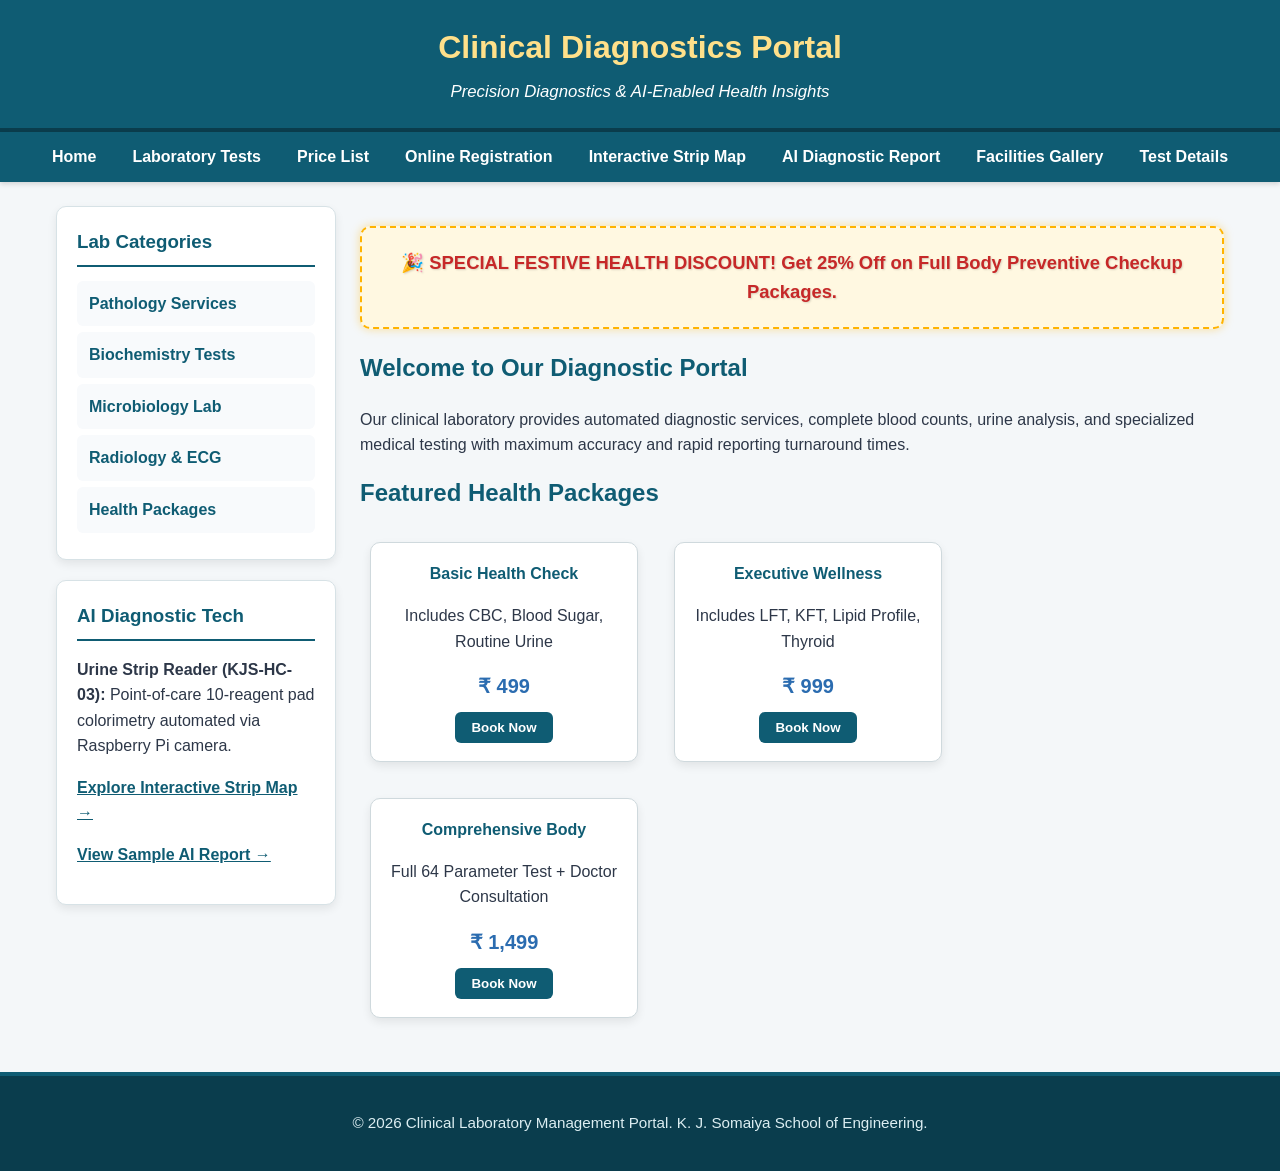
<file: index.html>
<!DOCTYPE html>
<html lang="en">
<head>
    <meta charset="UTF-8">
    <meta name="viewport" content="width=device-width, initial-scale=1.0">
    <title>Clinical Laboratory Management System</title>
    <link rel="stylesheet" href="style.css">
    <link rel="stylesheet" href="layout.css">
    <link rel="stylesheet" href="nav.css">
    <style>
        nav ul {
            list-style-type: none;
            margin: 0;
            padding: 0;
            background-color: #0f5c73;
        }
        nav ul li {
            display: inline-block;
        }
        nav ul li a {
            display: inline-block;
            padding: 12px 18px;
            color: #ffffff;
            text-decoration: none;
            font-weight: 600;
        }
        nav ul li a:hover {
            text-decoration: underline;
            color: #ffe08a;
            background-color: #147a99;
        }
    </style>
</head>
<body>
    <div class="page-wrapper">
        <header style="background-color: #0f5c73; padding: 22px 24px; border-bottom: 4px solid #0a3d4d; text-align: center;">
            <h1 style="color: #ffe08a; margin: 0 0 6px 0; font-family: 'Segoe UI', Arial, sans-serif;">Clinical Diagnostics Portal</h1>
            <p style="text-align: center; color: #ffffff; font-style: italic; margin: 0; font-size: 1.05rem;">Precision Diagnostics & AI-Enabled Health Insights</p>
        </header>
        <nav>
            <ul>
                <li><a href="index.html">Home</a></li>
                <li><a href="laboratory-tests.html">Laboratory Tests</a></li>
                <li><a href="test-price-table.html">Price List</a></li>
                <li><a href="patient-registration.html">Online Registration</a></li>
                <li><a href="lab-map.html">Interactive Strip Map</a></li>
                <li><a href="urine-report.html">AI Diagnostic Report</a></li>
                <li><a href="gallery.html">Facilities Gallery</a></li>
                <li><a href="test-details.html">Test Details</a></li>
            </ul>
        </nav>
        <div class="main-container">
            <aside class="sidebar">
                <div class="sidebar-card">
                    <h3>Lab Categories</h3>
                    <ul>
                        <li><a href="laboratory-tests.html">Pathology Services</a></li>
                        <li><a href="laboratory-tests.html">Biochemistry Tests</a></li>
                        <li><a href="laboratory-tests.html">Microbiology Lab</a></li>
                        <li><a href="laboratory-tests.html">Radiology & ECG</a></li>
                        <li><a href="laboratory-tests.html">Health Packages</a></li>
                    </ul>
                </div>
                <div class="sidebar-card">
                    <h3>AI Diagnostic Tech</h3>
                    <p><strong>Urine Strip Reader (KJS-HC-03):</strong> Point-of-care 10-reagent pad colorimetry automated via Raspberry Pi camera.</p>
                    <p><a href="lab-map.html" style="color: #0f5c73; font-weight: bold;">Explore Interactive Strip Map &rarr;</a></p>
                    <p><a href="urine-report.html" style="color: #0f5c73; font-weight: bold;">View Sample AI Report &rarr;</a></p>
                </div>
            </aside>
            <main class="content">
                <div class="offer-box">
                    🎉 SPECIAL FESTIVE HEALTH DISCOUNT! Get 25% Off on Full Body Preventive Checkup Packages.
                </div>
                <section>
                    <h2>Welcome to Our Diagnostic Portal</h2>
                    <p>Our clinical laboratory provides automated diagnostic services, complete blood counts, urine analysis, and specialized medical testing with maximum accuracy and rapid reporting turnaround times.</p>
                </section>
                <section>
                    <h2>Featured Health Packages</h2>
                    <div class="package-container">
                        <div class="package-card">
                            <h4>Basic Health Check</h4>
                            <p>Includes CBC, Blood Sugar, Routine Urine</p>
                            <div class="price">₹ 499</div>
                            <button onclick="location.href='patient-registration.html'">Book Now</button>
                        </div>
                        <div class="package-card">
                            <h4>Executive Wellness</h4>
                            <p>Includes LFT, KFT, Lipid Profile, Thyroid</p>
                            <div class="price">₹ 999</div>
                            <button onclick="location.href='patient-registration.html'">Book Now</button>
                        </div>
                        <div class="package-card">
                            <h4>Comprehensive Body</h4>
                            <p>Full 64 Parameter Test + Doctor Consultation</p>
                            <div class="price">₹ 1,499</div>
                            <button onclick="location.href='patient-registration.html'">Book Now</button>
                        </div>
                    </div>
                </section>
            </main>
        </div>
        <footer id="contact">
            <p>&copy; 2026 Clinical Laboratory Management Portal. K. J. Somaiya School of Engineering.</p>
        </footer>
    </div>
</body>
</html>
</file>
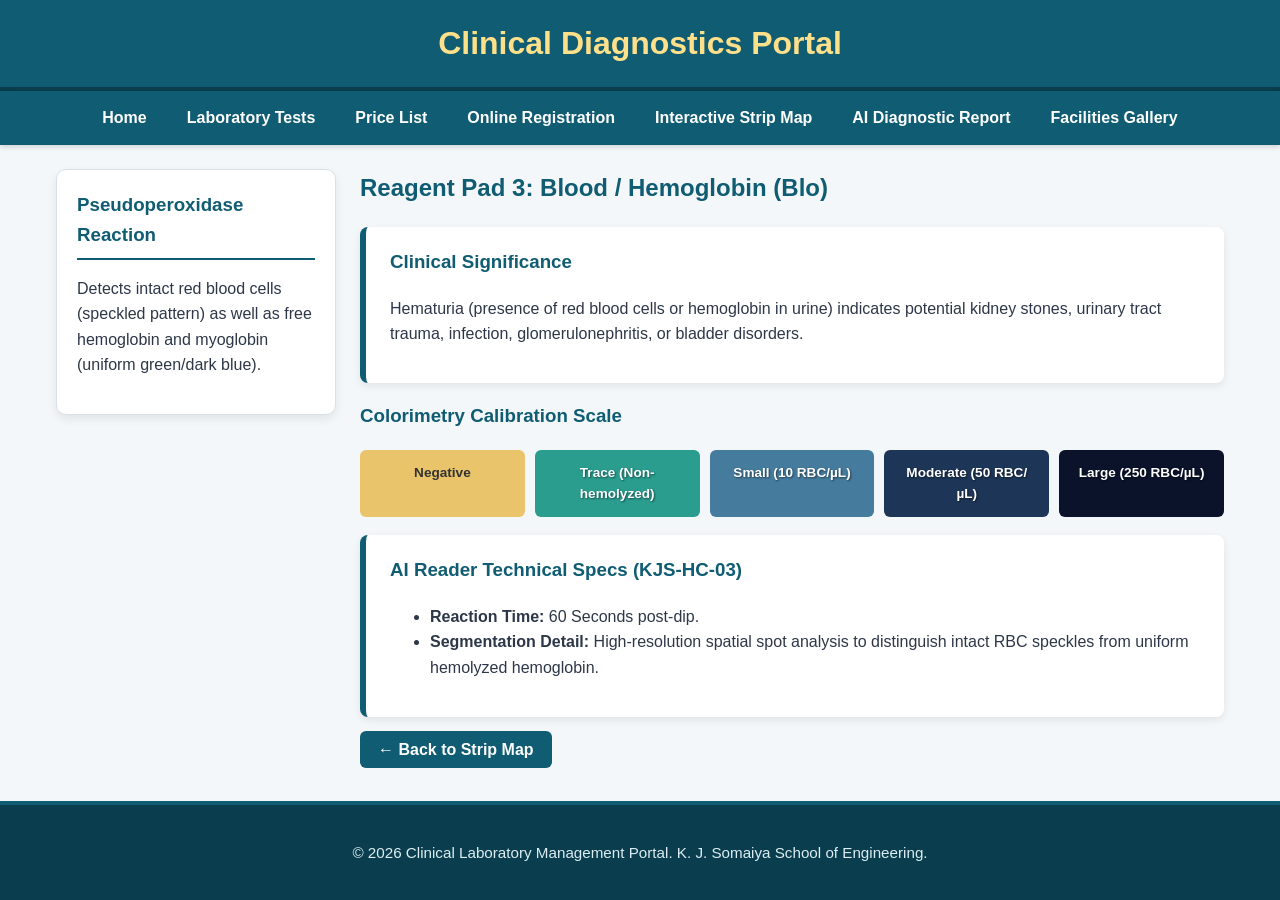
<file: blood-info.html>
<!DOCTYPE html>
<html lang="en">
<head>
    <meta charset="UTF-8">
    <meta name="viewport" content="width=device-width, initial-scale=1.0">
    <title>Urine Blood Test Parameter</title>
    <link rel="stylesheet" href="style.css">
    <link rel="stylesheet" href="layout.css">
    <link rel="stylesheet" href="nav.css">
    <style>
        .parameter-card {
            background: #ffffff;
            border-left: 6px solid #0f5c73;
            border-radius: 8px;
            padding: 20px 24px;
            margin: 18px 0;
            box-shadow: 0 3px 8px rgba(0,0,0,0.08);
        }
        .color-scale {
            display: flex;
            gap: 10px;
            margin: 16px 0;
        }
        .color-block {
            flex: 1;
            padding: 12px;
            text-align: center;
            border-radius: 6px;
            color: #ffffff;
            font-weight: bold;
            font-size: 0.85rem;
            text-shadow: 1px 1px 2px rgba(0,0,0,0.5);
        }
    </style>
</head>
<body>
    <div class="page-wrapper">
        <header style="background-color: #0f5c73; padding: 18px 24px; border-bottom: 4px solid #0a3d4d; text-align: center;">
            <h1 style="color: #ffe08a; margin: 0;">Clinical Diagnostics Portal</h1>
        </header>
        <nav>
            <ul>
                <li><a href="index.html">Home</a></li>
                <li><a href="laboratory-tests.html">Laboratory Tests</a></li>
                <li><a href="test-price-table.html">Price List</a></li>
                <li><a href="patient-registration.html">Online Registration</a></li>
                <li><a href="lab-map.html">Interactive Strip Map</a></li>
                <li><a href="urine-report.html">AI Diagnostic Report</a></li>
                <li><a href="gallery.html">Facilities Gallery</a></li>
            </ul>
        </nav>
        <div class="main-container">
            <aside class="sidebar">
                <div class="sidebar-card">
                    <h3>Pseudoperoxidase Reaction</h3>
                    <p>Detects intact red blood cells (speckled pattern) as well as free hemoglobin and myoglobin (uniform green/dark blue).</p>
                </div>
            </aside>
            <main class="content">
                <h2>Reagent Pad 3: Blood / Hemoglobin (Blo)</h2>
                <div class="parameter-card">
                    <h3>Clinical Significance</h3>
                    <p>Hematuria (presence of red blood cells or hemoglobin in urine) indicates potential kidney stones, urinary tract trauma, infection, glomerulonephritis, or bladder disorders.</p>
                </div>
                <h3>Colorimetry Calibration Scale</h3>
                <div class="color-scale">
                    <div class="color-block" style="background-color: #e9c46a; color: #333; text-shadow: none;">Negative</div>
                    <div class="color-block" style="background-color: #2a9d8f;">Trace (Non-hemolyzed)</div>
                    <div class="color-block" style="background-color: #457b9d;">Small (10 RBC/µL)</div>
                    <div class="color-block" style="background-color: #1d3557;">Moderate (50 RBC/µL)</div>
                    <div class="color-block" style="background-color: #0b132b;">Large (250 RBC/µL)</div>
                </div>
                <div class="parameter-card">
                    <h3>AI Reader Technical Specs (KJS-HC-03)</h3>
                    <ul>
                        <li><strong>Reaction Time:</strong> 60 Seconds post-dip.</li>
                        <li><strong>Segmentation Detail:</strong> High-resolution spatial spot analysis to distinguish intact RBC speckles from uniform hemolyzed hemoglobin.</li>
                    </ul>
                </div>
                <div style="margin-top: 20px;">
                    <a href="lab-map.html" style="background-color: #0f5c73; color: white; padding: 10px 18px; text-decoration: none; border-radius: 6px; font-weight: bold;">&larr; Back to Strip Map</a>
                </div>
            </main>
        </div>
        <footer>
            <p>&copy; 2026 Clinical Laboratory Management Portal. K. J. Somaiya School of Engineering.</p>
        </footer>
    </div>
</body>
</html>
</file>
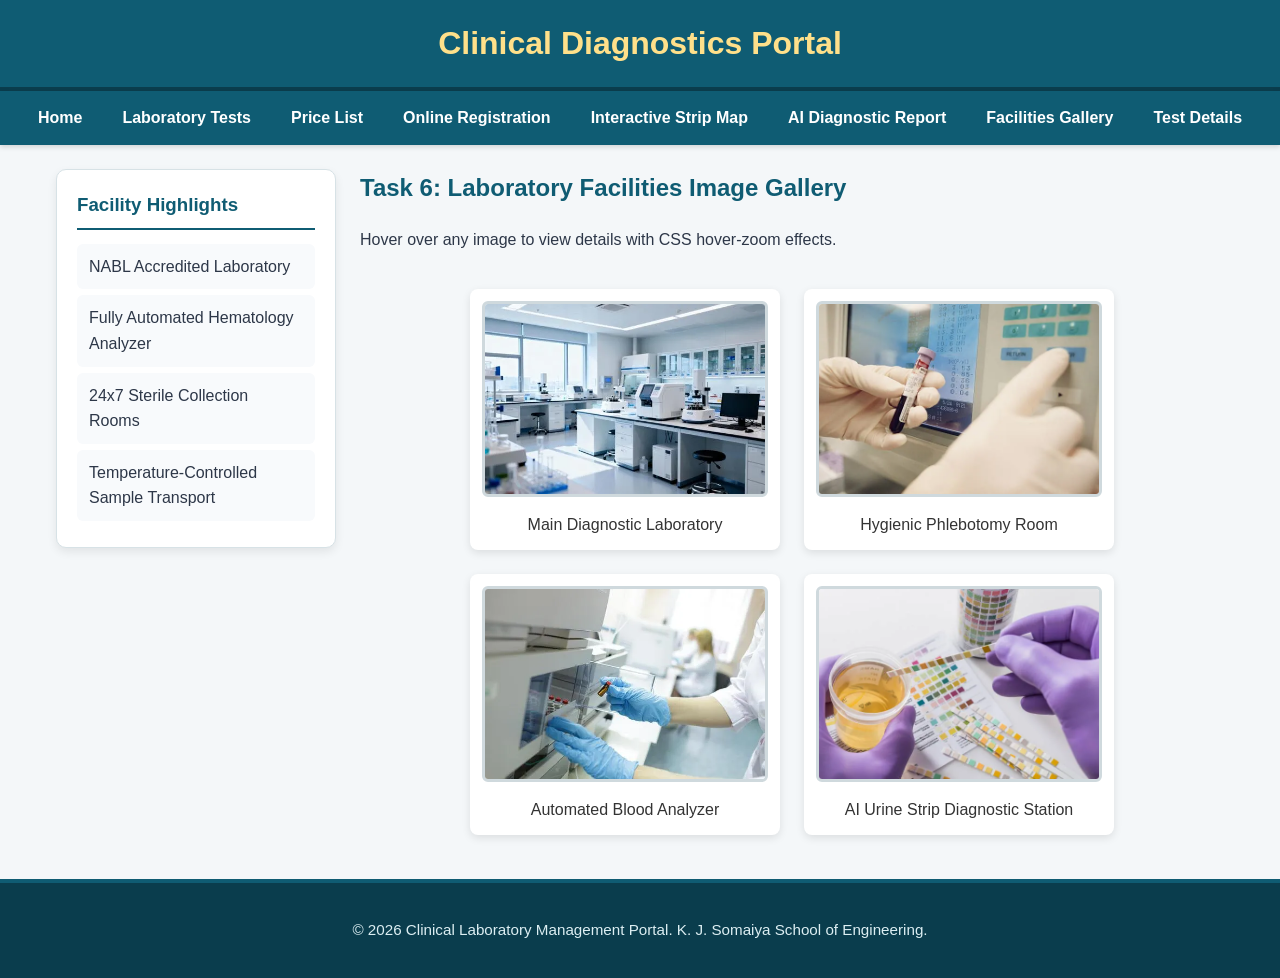
<file: gallery.html>
<!DOCTYPE html>
<html lang="en">
<head>
    <meta charset="UTF-8">
    <meta name="viewport" content="width=device-width, initial-scale=1.0">
    <title>Facilities & Gallery</title>
    <link rel="stylesheet" href="style.css">
    <link rel="stylesheet" href="layout.css">
    <link rel="stylesheet" href="nav.css">
</head>
<body>
    <div class="page-wrapper">
        <header style="background-color: #0f5c73; padding: 18px 24px; border-bottom: 4px solid #0a3d4d; text-align: center;">
            <h1 style="color: #ffe08a; margin: 0;">Clinical Diagnostics Portal</h1>
        </header>
        <nav>
            <ul>
                <li><a href="index.html">Home</a></li>
                <li><a href="laboratory-tests.html">Laboratory Tests</a></li>
                <li><a href="test-price-table.html">Price List</a></li>
                <li><a href="patient-registration.html">Online Registration</a></li>
                <li><a href="lab-map.html">Interactive Strip Map</a></li>
                <li><a href="urine-report.html">AI Diagnostic Report</a></li>
                <li><a href="gallery.html">Facilities Gallery</a></li>
                <li><a href="test-details.html">Test Details</a></li>
            </ul>
        </nav>
        <div class="main-container">
            <aside class="sidebar">
                <div class="sidebar-card">
                    <h3>Facility Highlights</h3>
                    <ul>
                        <li>NABL Accredited Laboratory</li>
                        <li>Fully Automated Hematology Analyzer</li>
                        <li>24x7 Sterile Collection Rooms</li>
                        <li>Temperature-Controlled Sample Transport</li>
                    </ul>
                </div>
            </aside>
            <main class="content">
                <h2>Task 6: Laboratory Facilities Image Gallery</h2>
                <p>Hover over any image to view details with CSS hover-zoom effects.</p>
                <div class="gallery-container">
                    <figure>
                        <a href="test-details.html">
                            <img src="assets/lab_room.webp" alt="Clinical Laboratory" title="Main Clinical Laboratory">
                        </a>
                        <figcaption>Main Diagnostic Laboratory</figcaption>
                    </figure>
                    <figure>
                        <a href="test-details.html">
                            <img src="assets/blood_collection.webp" alt="Blood Collection Room" title="Blood Collection Room">
                        </a>
                        <figcaption>Hygienic Phlebotomy Room</figcaption>
                    </figure>
                    <figure>
                        <a href="test-details.html">
                            <img src="assets/analyser.webp" alt="Automated Analyzer" title="Automated Analyzer Machine">
                        </a>
                        <figcaption>Automated Blood Analyzer</figcaption>
                    </figure>
                    <figure>
                        <a href="lab-map.html">
                            <img src="assets/urine_strip.webp" alt="Urine Strip Reader" title="AI Strip Reader">
                        </a>
                        <figcaption>AI Urine Strip Diagnostic Station</figcaption>
                    </figure>
                </div>
            </main>
        </div>
        <footer>
            <p>&copy; 2026 Clinical Laboratory Management Portal. K. J. Somaiya School of Engineering.</p>
        </footer>
    </div>
</body>
</html>
</file>
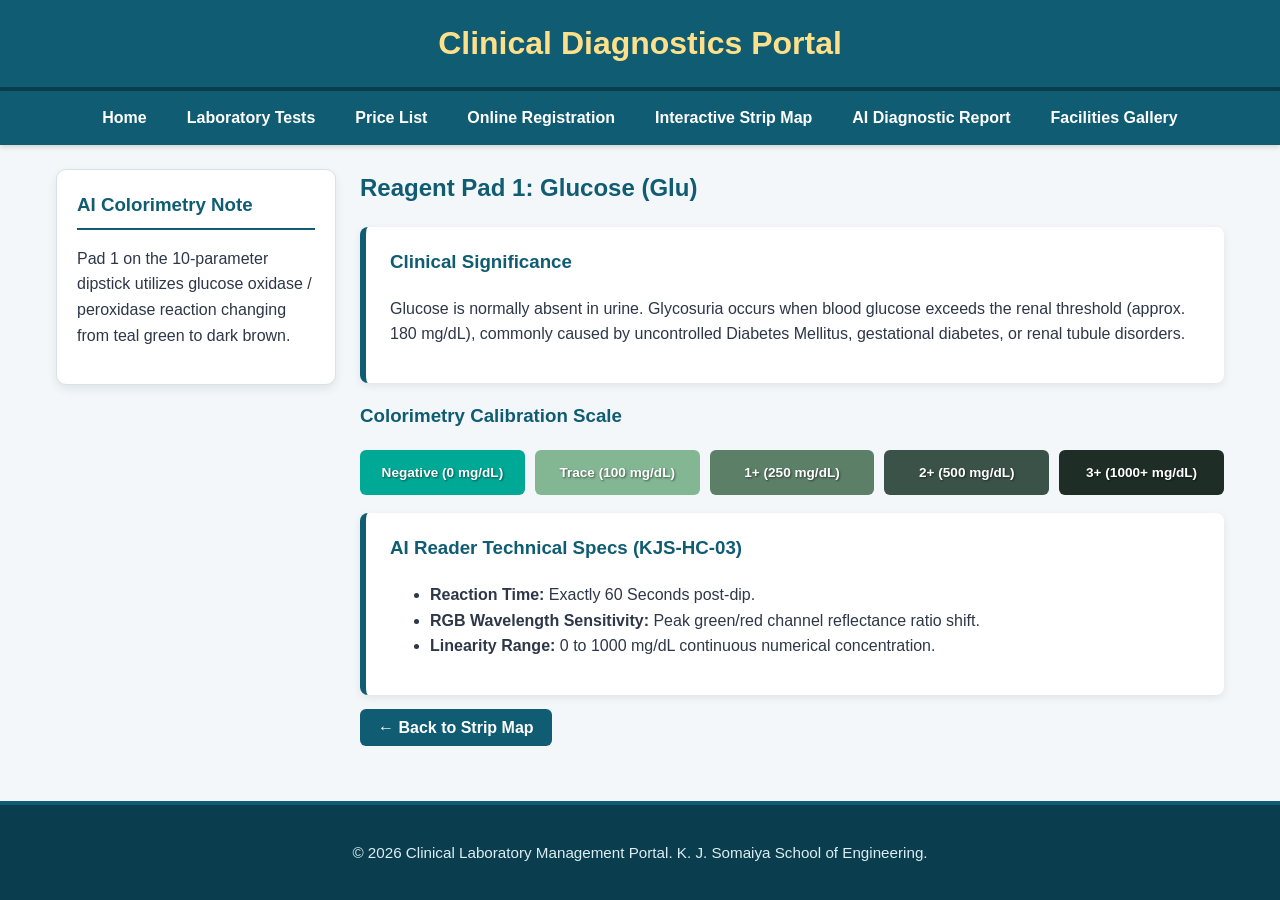
<file: glucose-info.html>
<!DOCTYPE html>
<html lang="en">
<head>
    <meta charset="UTF-8">
    <meta name="viewport" content="width=device-width, initial-scale=1.0">
    <title>Urine Glucose Test Parameter</title>
    <link rel="stylesheet" href="style.css">
    <link rel="stylesheet" href="layout.css">
    <link rel="stylesheet" href="nav.css">
    <style>
        .parameter-card {
            background: #ffffff;
            border-left: 6px solid #0f5c73;
            border-radius: 8px;
            padding: 20px 24px;
            margin: 18px 0;
            box-shadow: 0 3px 8px rgba(0,0,0,0.08);
        }
        .color-scale {
            display: flex;
            gap: 10px;
            margin: 16px 0;
        }
        .color-block {
            flex: 1;
            padding: 12px;
            text-align: center;
            border-radius: 6px;
            color: #ffffff;
            font-weight: bold;
            font-size: 0.85rem;
            text-shadow: 1px 1px 2px rgba(0,0,0,0.5);
        }
    </style>
</head>
<body>
    <div class="page-wrapper">
        <header style="background-color: #0f5c73; padding: 18px 24px; border-bottom: 4px solid #0a3d4d; text-align: center;">
            <h1 style="color: #ffe08a; margin: 0;">Clinical Diagnostics Portal</h1>
        </header>
        <nav>
            <ul>
                <li><a href="index.html">Home</a></li>
                <li><a href="laboratory-tests.html">Laboratory Tests</a></li>
                <li><a href="test-price-table.html">Price List</a></li>
                <li><a href="patient-registration.html">Online Registration</a></li>
                <li><a href="lab-map.html">Interactive Strip Map</a></li>
                <li><a href="urine-report.html">AI Diagnostic Report</a></li>
                <li><a href="gallery.html">Facilities Gallery</a></li>
            </ul>
        </nav>
        <div class="main-container">
            <aside class="sidebar">
                <div class="sidebar-card">
                    <h3>AI Colorimetry Note</h3>
                    <p>Pad 1 on the 10-parameter dipstick utilizes glucose oxidase / peroxidase reaction changing from teal green to dark brown.</p>
                </div>
            </aside>
            <main class="content">
                <h2>Reagent Pad 1: Glucose (Glu)</h2>
                <div class="parameter-card">
                    <h3>Clinical Significance</h3>
                    <p>Glucose is normally absent in urine. Glycosuria occurs when blood glucose exceeds the renal threshold (approx. 180 mg/dL), commonly caused by uncontrolled Diabetes Mellitus, gestational diabetes, or renal tubule disorders.</p>
                </div>
                <h3>Colorimetry Calibration Scale</h3>
                <div class="color-scale">
                    <div class="color-block" style="background-color: #00a896;">Negative (0 mg/dL)</div>
                    <div class="color-block" style="background-color: #83b692;">Trace (100 mg/dL)</div>
                    <div class="color-block" style="background-color: #5c7f67;">1+ (250 mg/dL)</div>
                    <div class="color-block" style="background-color: #3b5249;">2+ (500 mg/dL)</div>
                    <div class="color-block" style="background-color: #1f2d27;">3+ (1000+ mg/dL)</div>
                </div>
                <div class="parameter-card">
                    <h3>AI Reader Technical Specs (KJS-HC-03)</h3>
                    <ul>
                        <li><strong>Reaction Time:</strong> Exactly 60 Seconds post-dip.</li>
                        <li><strong>RGB Wavelength Sensitivity:</strong> Peak green/red channel reflectance ratio shift.</li>
                        <li><strong>Linearity Range:</strong> 0 to 1000 mg/dL continuous numerical concentration.</li>
                    </ul>
                </div>
                <div style="margin-top: 20px;">
                    <a href="lab-map.html" style="background-color: #0f5c73; color: white; padding: 10px 18px; text-decoration: none; border-radius: 6px; font-weight: bold;">&larr; Back to Strip Map</a>
                </div>
            </main>
        </div>
        <footer>
            <p>&copy; 2026 Clinical Laboratory Management Portal. K. J. Somaiya School of Engineering.</p>
        </footer>
    </div>
</body>
</html>
</file>
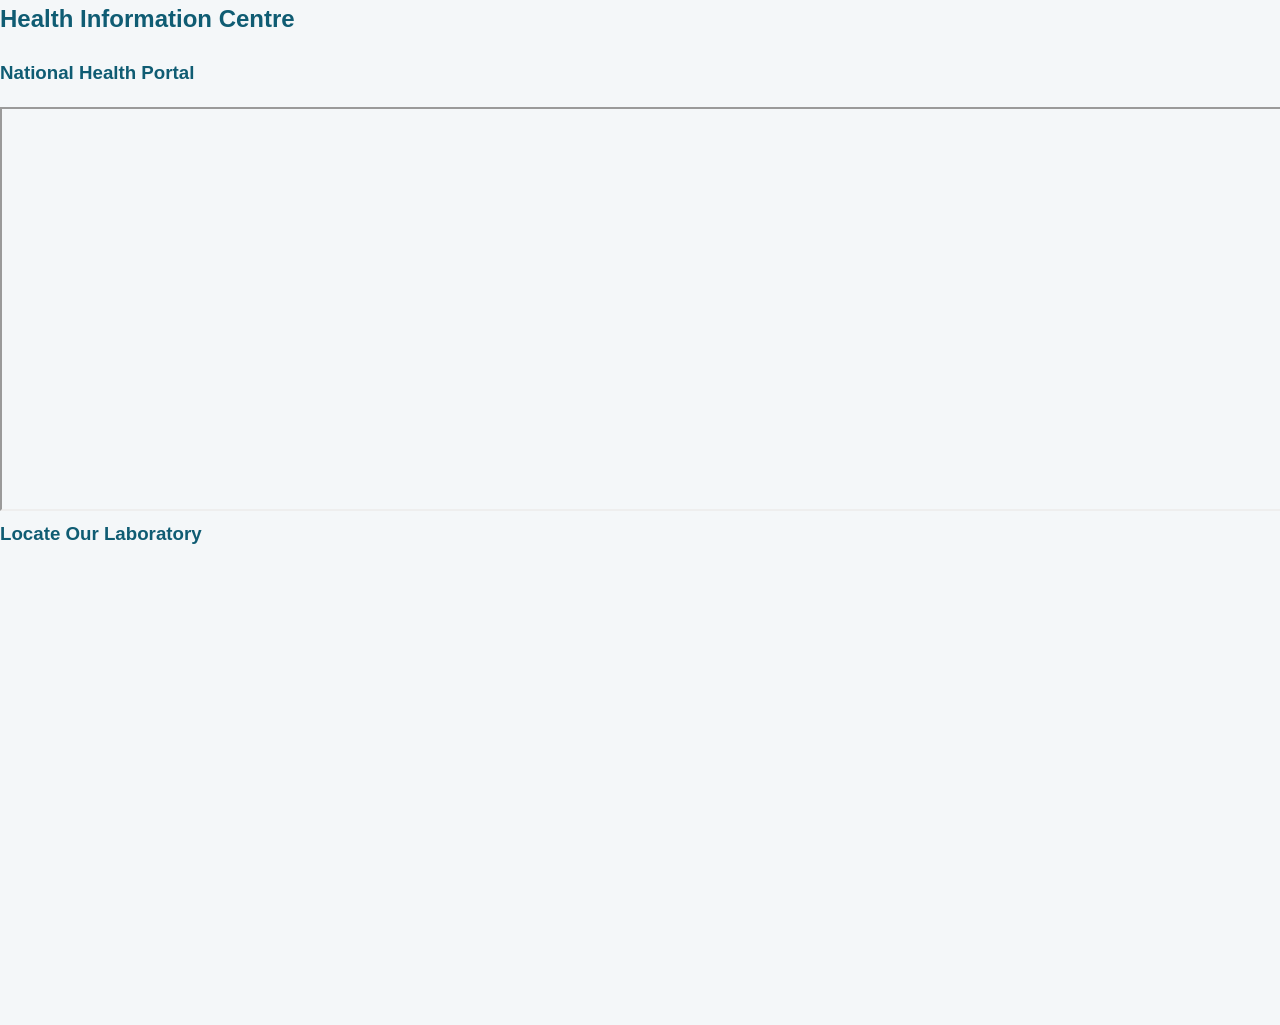
<file: health-information.html>
<!DOCTYPE html>
<html lang="en">
<head>
    <meta charset="UTF-8">
    <meta name="viewport" content="width=device-width, initial-scale=1.0">
    <title>Health Information Centre</title>
    <link rel="stylesheet" href="style.css">
</head>
<body>
        <h2>Health Information Centre</h2>
    <h3>National Health Portal</h3>
    <iframe src="https://qps.nhsrcindia.org/hi/node/84/" width="100%" height="400" title="National Health Portal"></iframe>
    <h3>Locate Our Laboratory</h3>
    <iframe src="https://www.google.com/maps/embed?pb=" width="600" height="450" style="border:0;" allowfullscreen="" loading="lazy" title="Lab Location Map"></iframe>
</body>
</html>
</file>
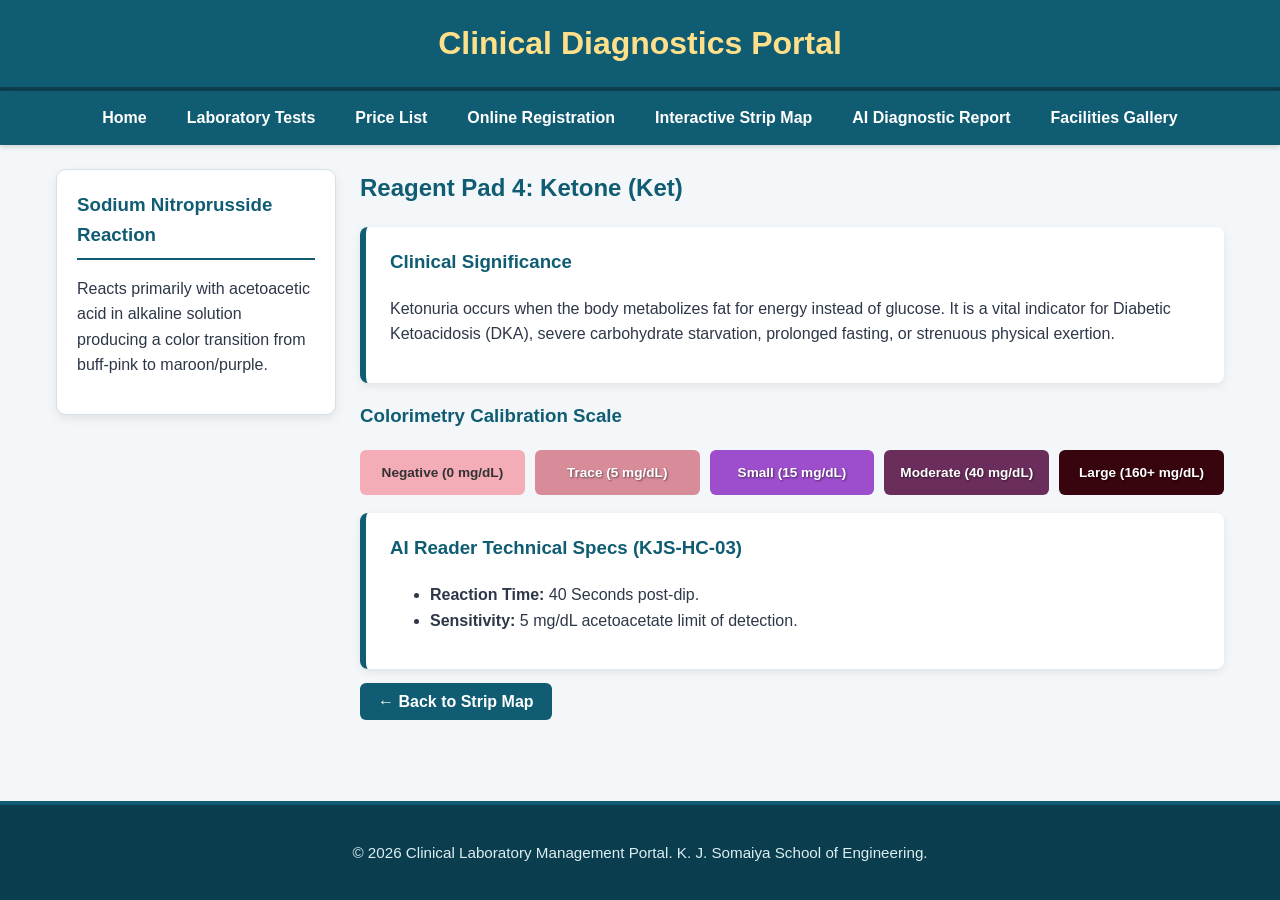
<file: ketone-info.html>
<!DOCTYPE html>
<html lang="en">
<head>
    <meta charset="UTF-8">
    <meta name="viewport" content="width=device-width, initial-scale=1.0">
    <title>Urine Ketone Test Parameter</title>
    <link rel="stylesheet" href="style.css">
    <link rel="stylesheet" href="layout.css">
    <link rel="stylesheet" href="nav.css">
    <style>
        .parameter-card {
            background: #ffffff;
            border-left: 6px solid #0f5c73;
            border-radius: 8px;
            padding: 20px 24px;
            margin: 18px 0;
            box-shadow: 0 3px 8px rgba(0,0,0,0.08);
        }
        .color-scale {
            display: flex;
            gap: 10px;
            margin: 16px 0;
        }
        .color-block {
            flex: 1;
            padding: 12px;
            text-align: center;
            border-radius: 6px;
            color: #ffffff;
            font-weight: bold;
            font-size: 0.85rem;
            text-shadow: 1px 1px 2px rgba(0,0,0,0.5);
        }
    </style>
</head>
<body>
    <div class="page-wrapper">
        <header style="background-color: #0f5c73; padding: 18px 24px; border-bottom: 4px solid #0a3d4d; text-align: center;">
            <h1 style="color: #ffe08a; margin: 0;">Clinical Diagnostics Portal</h1>
        </header>
        <nav>
            <ul>
                <li><a href="index.html">Home</a></li>
                <li><a href="laboratory-tests.html">Laboratory Tests</a></li>
                <li><a href="test-price-table.html">Price List</a></li>
                <li><a href="patient-registration.html">Online Registration</a></li>
                <li><a href="lab-map.html">Interactive Strip Map</a></li>
                <li><a href="urine-report.html">AI Diagnostic Report</a></li>
                <li><a href="gallery.html">Facilities Gallery</a></li>
            </ul>
        </nav>
        <div class="main-container">
            <aside class="sidebar">
                <div class="sidebar-card">
                    <h3>Sodium Nitroprusside Reaction</h3>
                    <p>Reacts primarily with acetoacetic acid in alkaline solution producing a color transition from buff-pink to maroon/purple.</p>
                </div>
            </aside>
            <main class="content">
                <h2>Reagent Pad 4: Ketone (Ket)</h2>
                <div class="parameter-card">
                    <h3>Clinical Significance</h3>
                    <p>Ketonuria occurs when the body metabolizes fat for energy instead of glucose. It is a vital indicator for Diabetic Ketoacidosis (DKA), severe carbohydrate starvation, prolonged fasting, or strenuous physical exertion.</p>
                </div>
                <h3>Colorimetry Calibration Scale</h3>
                <div class="color-scale">
                    <div class="color-block" style="background-color: #f4acb7; color: #333; text-shadow: none;">Negative (0 mg/dL)</div>
                    <div class="color-block" style="background-color: #d88c9a;">Trace (5 mg/dL)</div>
                    <div class="color-block" style="background-color: #9d4ecc;">Small (15 mg/dL)</div>
                    <div class="color-block" style="background-color: #6b2d5c;">Moderate (40 mg/dL)</div>
                    <div class="color-block" style="background-color: #38040e;">Large (160+ mg/dL)</div>
                </div>
                <div class="parameter-card">
                    <h3>AI Reader Technical Specs (KJS-HC-03)</h3>
                    <ul>
                        <li><strong>Reaction Time:</strong> 40 Seconds post-dip.</li>
                        <li><strong>Sensitivity:</strong> 5 mg/dL acetoacetate limit of detection.</li>
                    </ul>
                </div>
                <div style="margin-top: 20px;">
                    <a href="lab-map.html" style="background-color: #0f5c73; color: white; padding: 10px 18px; text-decoration: none; border-radius: 6px; font-weight: bold;">&larr; Back to Strip Map</a>
                </div>
            </main>
        </div>
        <footer>
            <p>&copy; 2026 Clinical Laboratory Management Portal. K. J. Somaiya School of Engineering.</p>
        </footer>
    </div>
</body>
</html>
</file>
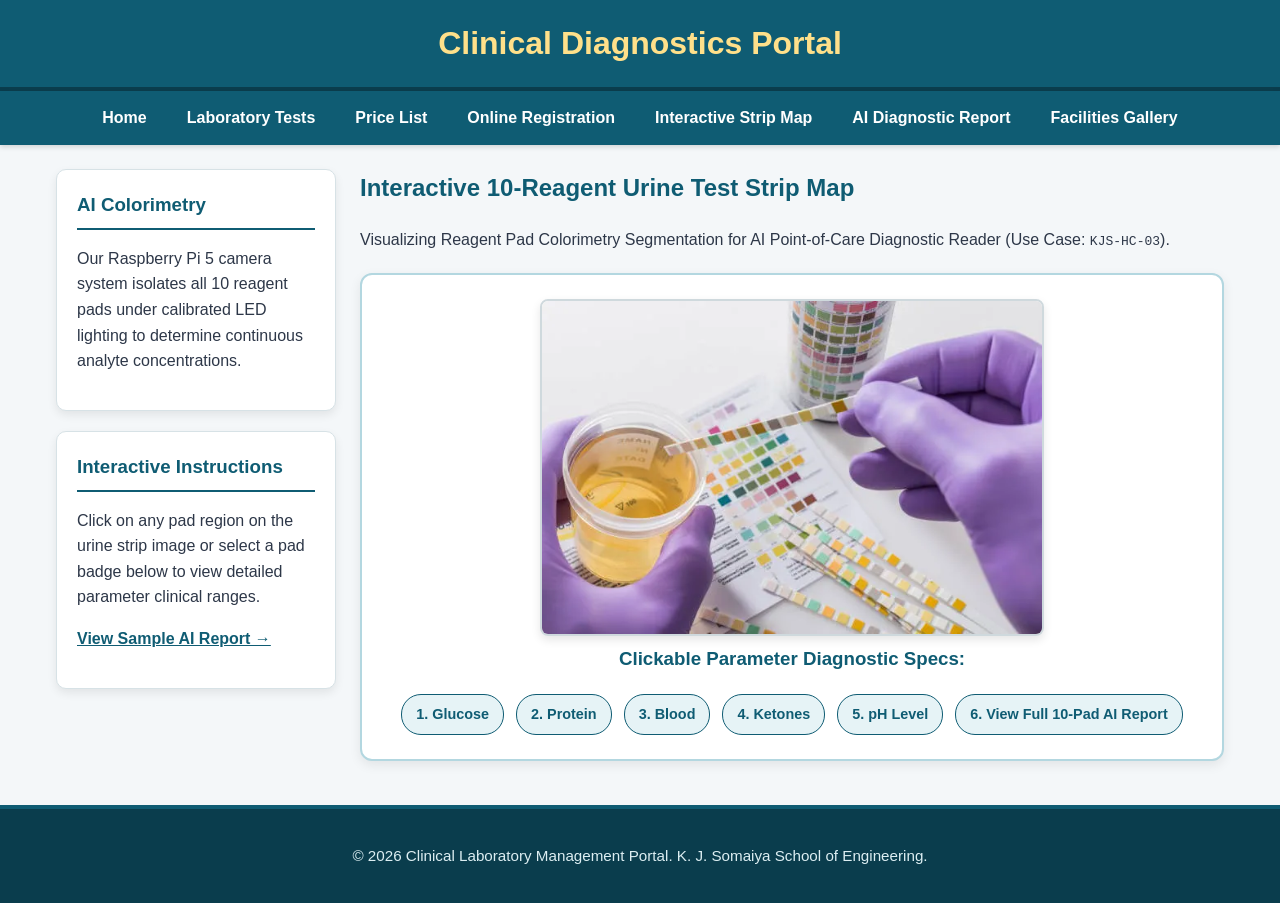
<file: lab-map.html>
<!DOCTYPE html>
<html lang="en">
<head>
    <meta charset="UTF-8">
    <meta name="viewport" content="width=device-width, initial-scale=1.0">
    <title>Interactive Urine Test Strip Map</title>
    <link rel="stylesheet" href="style.css">
    <link rel="stylesheet" href="layout.css">
    <link rel="stylesheet" href="nav.css">
    <style>
        .strip-map-card {
            background: #ffffff;
            border: 2px solid #b3d7e0;
            border-radius: 12px;
            padding: 24px;
            text-align: center;
            box-shadow: 0 4px 12px rgba(0, 0, 0, 0.08);
            margin: 20px 0;
        }
        .strip-map-card img {
            max-width: 100%;
            height: auto;
            border-radius: 8px;
            border: 2px solid #cfd9dd;
            box-shadow: 0 4px 10px rgba(0,0,0,0.1);
        }
        .pad-info-grid {
            display: flex;
            flex-wrap: wrap;
            gap: 12px;
            justify-content: center;
            margin-top: 20px;
        }
        .pad-badge {
            background-color: #e6f3f6;
            border: 1px solid #0f5c73;
            color: #0f5c73;
            padding: 8px 14px;
            border-radius: 20px;
            font-weight: bold;
            font-size: 0.9rem;
            cursor: pointer;
            transition: background-color 0.25s ease, transform 0.2s ease;
        }
        .pad-badge:hover {
            background-color: #0f5c73;
            color: #ffffff;
            transform: scale(1.05);
        }
    </style>
</head>
<body>
    <div class="page-wrapper">
        <header style="background-color: #0f5c73; padding: 18px 24px; border-bottom: 4px solid #0a3d4d; text-align: center;">
            <h1 style="color: #ffe08a; margin: 0;">Clinical Diagnostics Portal</h1>
        </header>
        <nav>
            <ul>
                <li><a href="index.html">Home</a></li>
                <li><a href="laboratory-tests.html">Laboratory Tests</a></li>
                <li><a href="test-price-table.html">Price List</a></li>
                <li><a href="patient-registration.html">Online Registration</a></li>
                <li><a href="lab-map.html">Interactive Strip Map</a></li>
                <li><a href="urine-report.html">AI Diagnostic Report</a></li>
                <li><a href="gallery.html">Facilities Gallery</a></li>
            </ul>
        </nav>
        <div class="main-container">
            <aside class="sidebar">
                <div class="sidebar-card">
                    <h3>AI Colorimetry</h3>
                    <p>Our Raspberry Pi 5 camera system isolates all 10 reagent pads under calibrated LED lighting to determine continuous analyte concentrations.</p>
                </div>
                <div class="sidebar-card">
                    <h3>Interactive Instructions</h3>
                    <p>Click on any pad region on the urine strip image or select a pad badge below to view detailed parameter clinical ranges.</p>
                    <p><a href="urine-report.html" style="color:#0f5c73; font-weight:bold;">View Sample AI Report &rarr;</a></p>
                </div>
            </aside>
            <main class="content">
                <h2>Interactive 10-Reagent Urine Test Strip Map</h2>
                <p>Visualizing Reagent Pad Colorimetry Segmentation for AI Point-of-Care Diagnostic Reader (Use Case: <code>KJS-HC-03</code>).</p>
                <div class="strip-map-card">
                    <img src="assets/urine_strip.webp" alt="Urine Test Strip" usemap="#stripmap" width="500" height="300">
                    <map name="stripmap">
                        <area shape="rect" coords="10,10,80,280" alt="Glucose Pad" href="glucose-info.html" title="Glucose Pad (0 - 1000 mg/dL)">
                        <area shape="rect" coords="90,10,160,280" alt="Protein Pad" href="protein-info.html" title="Protein Pad (0 - 300 mg/dL)">
                        <area shape="rect" coords="170,10,240,280" alt="Blood Pad" href="blood-info.html" title="Hemoglobin / Blood Pad">
                        <area shape="rect" coords="250,10,320,280" alt="Ketone Pad" href="ketone-info.html" title="Ketones Pad (Acetoacetate)">
                        <area shape="rect" coords="330,10,400,280" alt="pH Pad" href="ph-info.html" title="pH Level Pad (5.0 - 8.5)">
                        <area shape="rect" coords="410,10,490,280" alt="Leucocytes Pad" href="urine-report.html" title="View Full AI Digital Report">
                    </map>
                    <h3>Clickable Parameter Diagnostic Specs:</h3>
                    <div class="pad-info-grid">
                        <span class="pad-badge" onclick="location.href='glucose-info.html'">1. Glucose</span>
                        <span class="pad-badge" onclick="location.href='protein-info.html'">2. Protein</span>
                        <span class="pad-badge" onclick="location.href='blood-info.html'">3. Blood</span>
                        <span class="pad-badge" onclick="location.href='ketone-info.html'">4. Ketones</span>
                        <span class="pad-badge" onclick="location.href='ph-info.html'">5. pH Level</span>
                        <span class="pad-badge" onclick="location.href='urine-report.html'">6. View Full 10-Pad AI Report</span>
                    </div>
                </div>
            </main>
        </div>
        <footer>
            <p>&copy; 2026 Clinical Laboratory Management Portal. K. J. Somaiya School of Engineering.</p>
        </footer>
    </div>
</body>
</html>
</file>
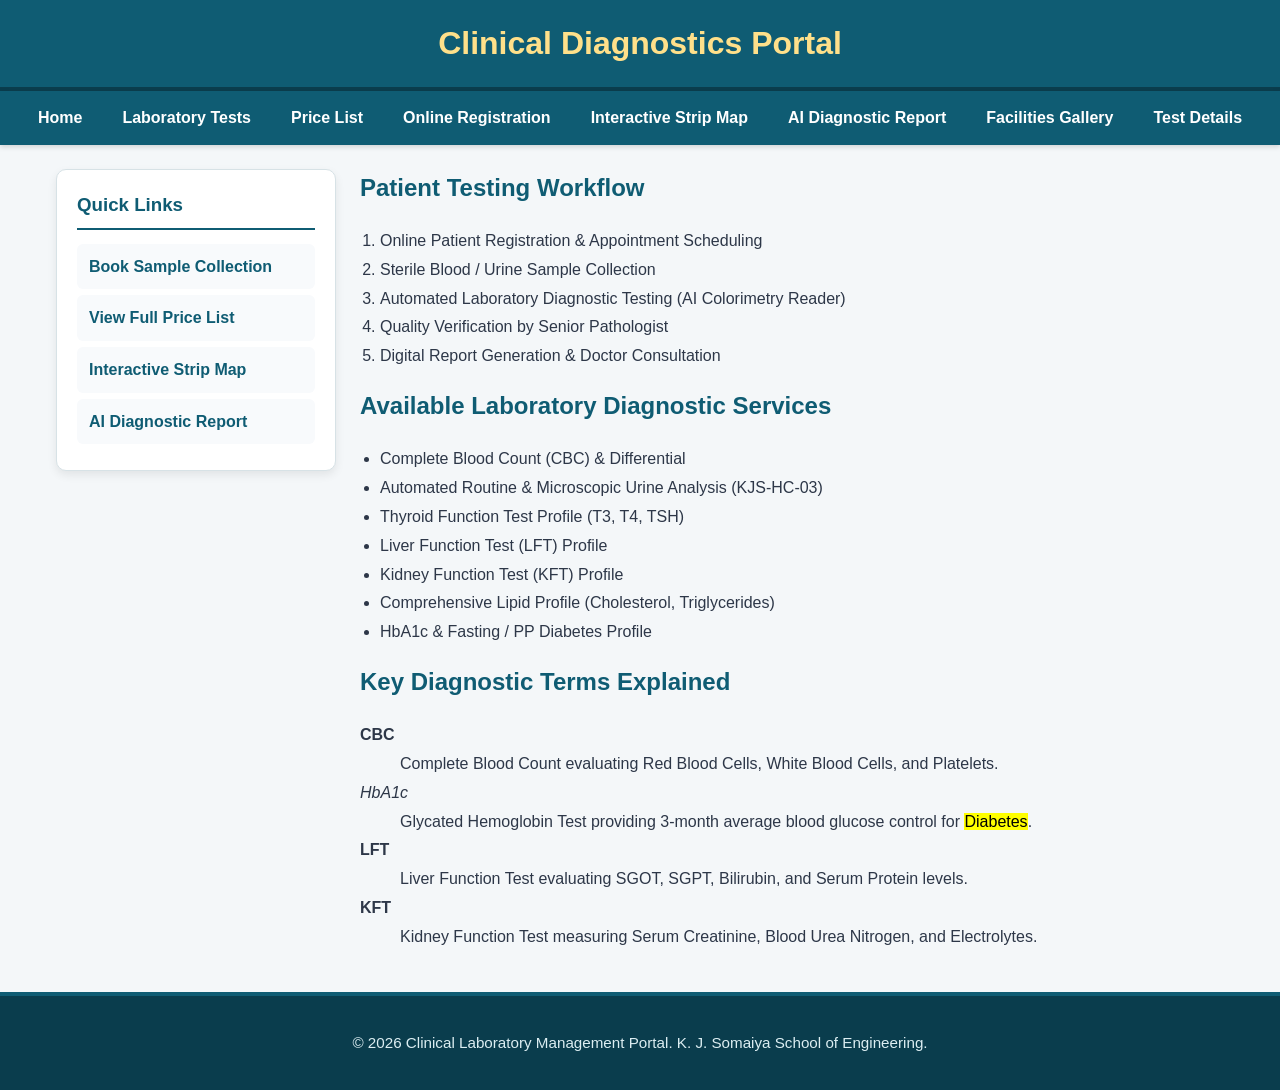
<file: laboratory-tests.html>
<!DOCTYPE html>
<html lang="en">
<head>
    <meta charset="UTF-8">
    <meta name="viewport" content="width=device-width, initial-scale=1.0">
    <title>Laboratory Tests & Services</title>
    <link rel="stylesheet" href="style.css">
    <link rel="stylesheet" href="layout.css">
    <link rel="stylesheet" href="nav.css">
</head>
<body>
    <div class="page-wrapper">
        <header style="background-color: #0f5c73; padding: 18px 24px; border-bottom: 4px solid #0a3d4d; text-align: center;">
            <h1 style="color: #ffe08a; margin: 0;">Clinical Diagnostics Portal</h1>
        </header>
        <nav>
            <ul>
                <li><a href="index.html">Home</a></li>
                <li><a href="laboratory-tests.html">Laboratory Tests</a></li>
                <li><a href="test-price-table.html">Price List</a></li>
                <li><a href="patient-registration.html">Online Registration</a></li>
                <li><a href="lab-map.html">Interactive Strip Map</a></li>
                <li><a href="urine-report.html">AI Diagnostic Report</a></li>
                <li><a href="gallery.html">Facilities Gallery</a></li>
                <li><a href="test-details.html">Test Details</a></li>
            </ul>
        </nav>
        <div class="main-container">
            <aside class="sidebar">
                <div class="sidebar-card">
                    <h3>Quick Links</h3>
                    <ul>
                        <li><a href="patient-registration.html">Book Sample Collection</a></li>
                        <li><a href="test-price-table.html">View Full Price List</a></li>
                        <li><a href="lab-map.html">Interactive Strip Map</a></li>
                        <li><a href="urine-report.html">AI Diagnostic Report</a></li>
                    </ul>
                </div>
            </aside>
            <main class="content">
                <h2>Patient Testing Workflow</h2>
                <ol style="padding-left: 20px; line-height: 1.8;">
                    <li>Online Patient Registration & Appointment Scheduling</li>
                    <li>Sterile Blood / Urine Sample Collection</li>
                    <li>Automated Laboratory Diagnostic Testing (AI Colorimetry Reader)</li>
                    <li>Quality Verification by Senior Pathologist</li>
                    <li>Digital Report Generation & Doctor Consultation</li>
                </ol>
                <h2>Available Laboratory Diagnostic Services</h2>
                <ul style="padding-left: 20px; line-height: 1.8;">
                    <li>Complete Blood Count (CBC) & Differential</li>
                    <li>Automated Routine & Microscopic Urine Analysis (KJS-HC-03)</li>
                    <li>Thyroid Function Test Profile (T3, T4, TSH)</li>
                    <li>Liver Function Test (LFT) Profile</li>
                    <li>Kidney Function Test (KFT) Profile</li>
                    <li>Comprehensive Lipid Profile (Cholesterol, Triglycerides)</li>
                    <li>HbA1c & Fasting / PP Diabetes Profile</li>
                </ul>
                <h2>Key Diagnostic Terms Explained</h2>
                <dl style="line-height: 1.8;">
                    <dt><b>CBC</b></dt>
                    <dd>Complete Blood Count evaluating Red Blood Cells, White Blood Cells, and Platelets.</dd>
                    <dt><i>HbA1c</i></dt>
                    <dd>Glycated Hemoglobin Test providing 3-month average blood glucose control for <mark>Diabetes</mark>.</dd>
                    <dt><b>LFT</b></dt>
                    <dd>Liver Function Test evaluating SGOT, SGPT, Bilirubin, and Serum Protein levels.</dd>
                    <dt><b>KFT</b></dt>
                    <dd>Kidney Function Test measuring Serum Creatinine, Blood Urea Nitrogen, and Electrolytes.</dd>
                </dl>
            </main>
        </div>
        <footer>
            <p>&copy; 2026 Clinical Laboratory Management Portal. K. J. Somaiya School of Engineering.</p>
        </footer>
    </div>
</body>
</html>
</file>
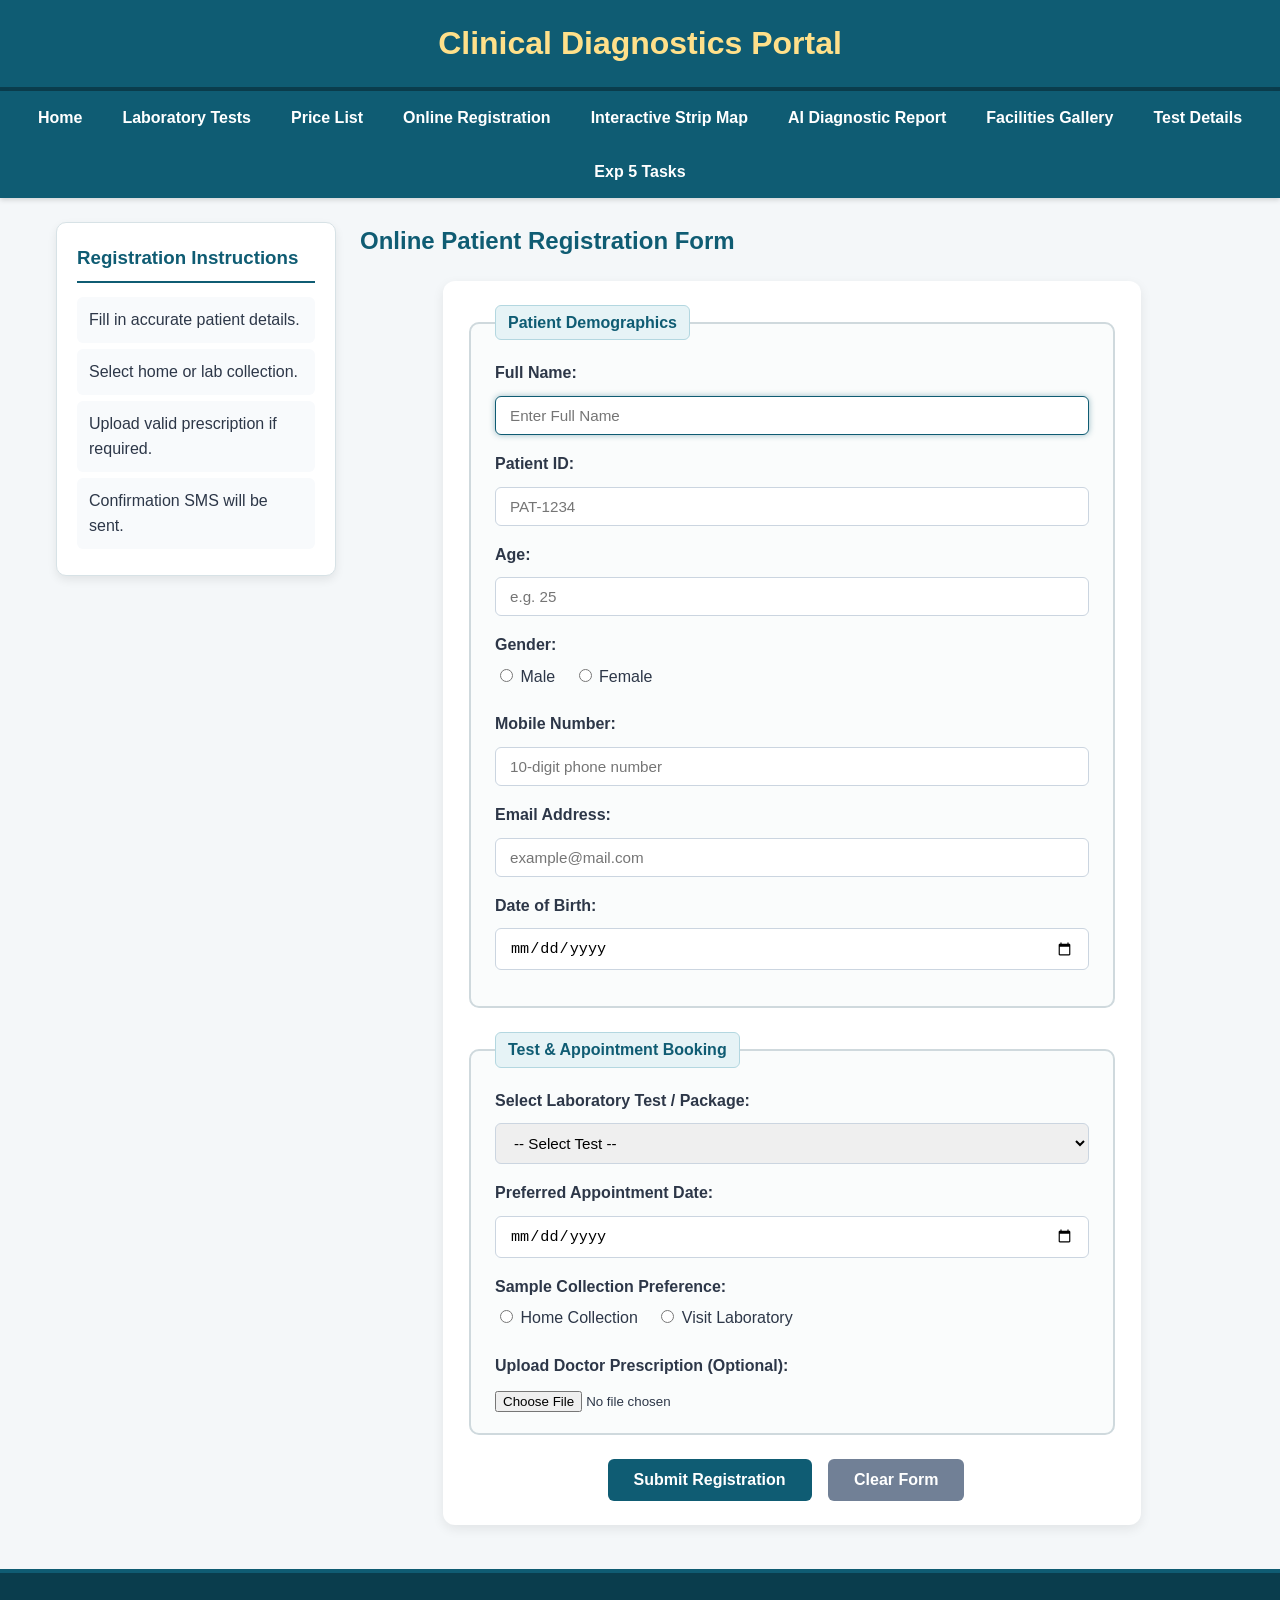
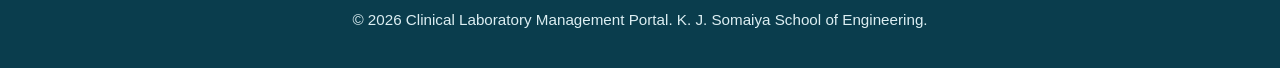
<file: patient-registration.html>
<!DOCTYPE html>
<html lang="en">
<head>
    <meta charset="UTF-8">
    <meta name="viewport" content="width=device-width, initial-scale=1.0">
    <title>Online Patient Registration</title>
    <link rel="stylesheet" href="style.css">
    <link rel="stylesheet" href="layout.css">
    <link rel="stylesheet" href="nav.css">
    <link rel="stylesheet" href="form.css">
</head>
<body>
    <div class="page-wrapper">
        <header style="background-color: #0f5c73; padding: 18px 24px; border-bottom: 4px solid #0a3d4d; text-align: center;">
            <h1 style="color: #ffe08a; margin: 0;">Clinical Diagnostics Portal</h1>
        </header>
        <nav>
            <ul>
                <li><a href="index.html">Home</a></li>
                <li><a href="laboratory-tests.html">Laboratory Tests</a></li>
                <li><a href="test-price-table.html">Price List</a></li>
                <li><a href="patient-registration.html">Online Registration</a></li>
                <li><a href="lab-map.html">Interactive Strip Map</a></li>
                <li><a href="urine-report.html">AI Diagnostic Report</a></li>
                <li><a href="gallery.html">Facilities Gallery</a></li>
                <li><a href="test-details.html">Test Details</a></li>
                <li><a href="exp5-tasks.html">Exp 5 Tasks</a></li>
            </ul>
        </nav>
        <div class="main-container">
            <aside class="sidebar">
                <div class="sidebar-card">
                    <h3>Registration Instructions</h3>
                    <ul>
                        <li>Fill in accurate patient details.</li>
                        <li>Select home or lab collection.</li>
                        <li>Upload valid prescription if required.</li>
                        <li>Confirmation SMS will be sent.</li>
                    </ul>
                </div>
            </aside>
            <main class="content">
                <h2>Online Patient Registration Form</h2>
                <form id="registrationForm" action="#" method="POST" novalidate>
                    <fieldset>
                        <legend>Patient Demographics</legend>
                        <label for="pname">Full Name:</label>
                        <input type="text" id="pname" name="pname" placeholder="Enter Full Name" required autofocus>
                        <label for="patientId">Patient ID:</label>
                        <input type="text" id="patientId" name="patientId" placeholder="PAT-1234">
                        <label for="age">Age:</label>
                        <input type="number" id="age" name="age" placeholder="e.g. 25" required>
                        <div style="margin-bottom: 16px;">
                            <label>Gender:</label><br>
                            <input type="radio" id="male" name="gender" value="Male" required>
                            <label for="male" style="font-weight: normal; margin-right: 14px;">Male</label>
                            <input type="radio" id="female" name="gender" value="Female">
                            <label for="female" style="font-weight: normal;">Female</label>
                        </div>
                        <label for="mobile">Mobile Number:</label>
                        <input type="tel" id="mobile" name="mobile" placeholder="10-digit phone number" required>
                        <label for="email">Email Address:</label>
                        <input type="email" id="email" name="email" placeholder="example@mail.com">
                        <label for="dob">Date of Birth:</label>
                        <input type="date" id="dob" name="dob" required>
                    </fieldset>
                    <fieldset>
                        <legend>Test & Appointment Booking</legend>
                        <label for="test">Select Laboratory Test / Package:</label>
                        <select id="test" name="test" required>
                            <option value="">-- Select Test --</option>
                            <option value="cbc">Complete Blood Count (CBC)</option>
                            <option value="urine">Routine Urine Analysis (KJS-HC-03)</option>
                            <option value="lft">Liver Function Test (LFT)</option>
                            <option value="basic_pkg">Basic Health Check Package</option>
                            <option value="exec_pkg">Executive Wellness Package</option>
                        </select>
                        <label for="appointment">Preferred Appointment Date:</label>
                        <input type="date" id="appointment" name="appointment" required>
                        <div style="margin-bottom: 16px;">
                            <label>Sample Collection Preference:</label><br>
                            <input type="radio" id="home" name="sample" value="Home" required> 
                            <label for="home" style="font-weight: normal; margin-right: 14px;">Home Collection</label>
                            <input type="radio" id="lab" name="sample" value="Lab"> 
                            <label for="lab" style="font-weight: normal;">Visit Laboratory</label>
                        </div>
                        <label for="prescription">Upload Doctor Prescription (Optional):</label><br>
                        <input type="file" id="prescription" name="prescription" accept=".pdf, .jpg, .png" style="margin-top: 6px;">
                    </fieldset>
                    <div id="formMessage" style="margin-top: 15px;"></div>
                    <div style="text-align: center; margin-top: 15px;">
                        <input type="submit" value="Submit Registration">
                        <input type="reset" value="Clear Form">
                    </div>
                </form>
            </main>
        </div>
        <footer>
            <p>&copy; 2026 Clinical Laboratory Management Portal. K. J. Somaiya School of Engineering.</p>
        </footer>
    </div>
    <script src="validation.js"></script>
</body>
</html>
</file>
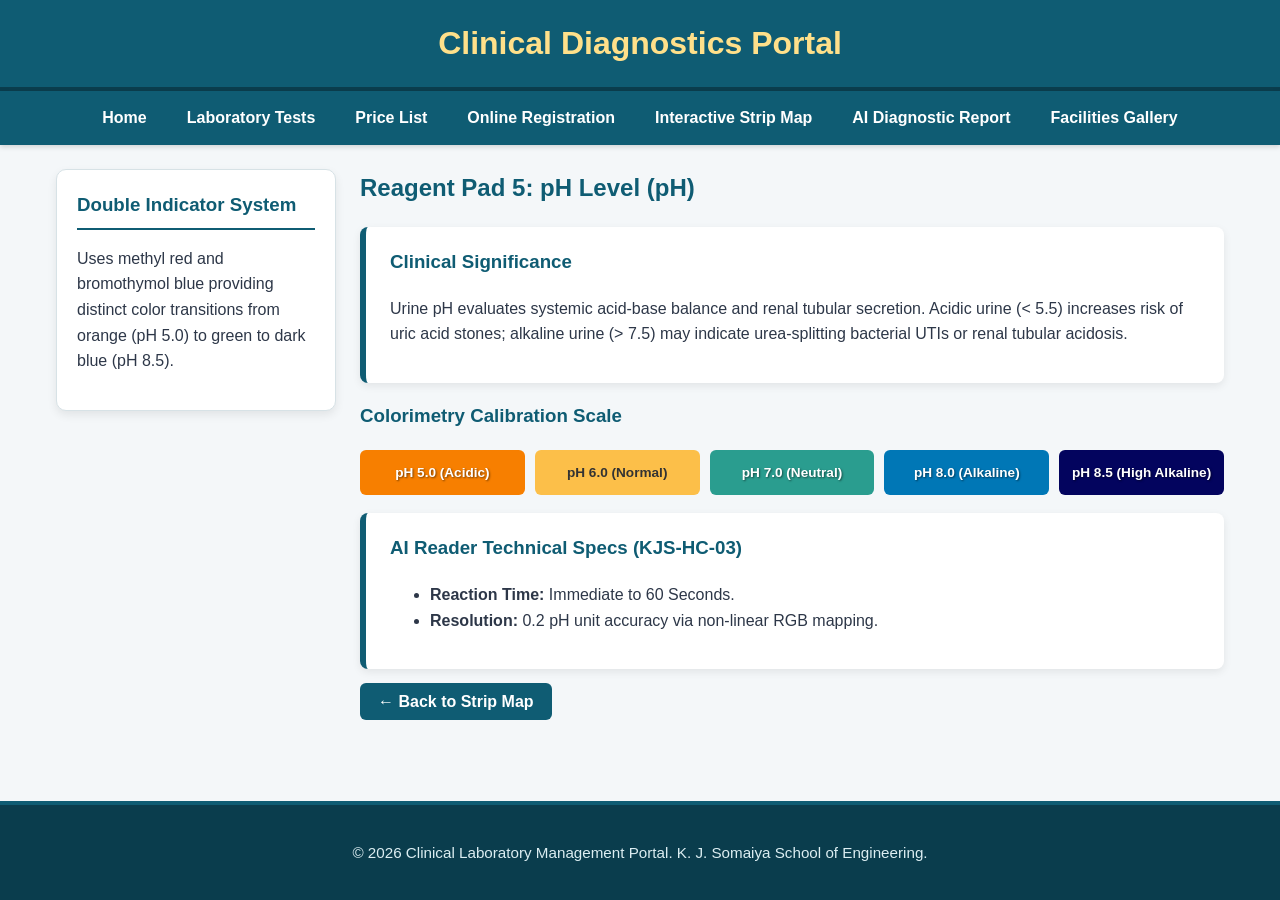
<file: ph-info.html>
<!DOCTYPE html>
<html lang="en">
<head>
    <meta charset="UTF-8">
    <meta name="viewport" content="width=device-width, initial-scale=1.0">
    <title>Urine pH Test Parameter</title>
    <link rel="stylesheet" href="style.css">
    <link rel="stylesheet" href="layout.css">
    <link rel="stylesheet" href="nav.css">
    <style>
        .parameter-card {
            background: #ffffff;
            border-left: 6px solid #0f5c73;
            border-radius: 8px;
            padding: 20px 24px;
            margin: 18px 0;
            box-shadow: 0 3px 8px rgba(0,0,0,0.08);
        }
        .color-scale {
            display: flex;
            gap: 10px;
            margin: 16px 0;
        }
        .color-block {
            flex: 1;
            padding: 12px;
            text-align: center;
            border-radius: 6px;
            color: #ffffff;
            font-weight: bold;
            font-size: 0.85rem;
            text-shadow: 1px 1px 2px rgba(0,0,0,0.5);
        }
    </style>
</head>
<body>
    <div class="page-wrapper">
        <header style="background-color: #0f5c73; padding: 18px 24px; border-bottom: 4px solid #0a3d4d; text-align: center;">
            <h1 style="color: #ffe08a; margin: 0;">Clinical Diagnostics Portal</h1>
        </header>
        <nav>
            <ul>
                <li><a href="index.html">Home</a></li>
                <li><a href="laboratory-tests.html">Laboratory Tests</a></li>
                <li><a href="test-price-table.html">Price List</a></li>
                <li><a href="patient-registration.html">Online Registration</a></li>
                <li><a href="lab-map.html">Interactive Strip Map</a></li>
                <li><a href="urine-report.html">AI Diagnostic Report</a></li>
                <li><a href="gallery.html">Facilities Gallery</a></li>
            </ul>
        </nav>
        <div class="main-container">
            <aside class="sidebar">
                <div class="sidebar-card">
                    <h3>Double Indicator System</h3>
                    <p>Uses methyl red and bromothymol blue providing distinct color transitions from orange (pH 5.0) to green to dark blue (pH 8.5).</p>
                </div>
            </aside>
            <main class="content">
                <h2>Reagent Pad 5: pH Level (pH)</h2>
                <div class="parameter-card">
                    <h3>Clinical Significance</h3>
                    <p>Urine pH evaluates systemic acid-base balance and renal tubular secretion. Acidic urine (&lt; 5.5) increases risk of uric acid stones; alkaline urine (&gt; 7.5) may indicate urea-splitting bacterial UTIs or renal tubular acidosis.</p>
                </div>
                <h3>Colorimetry Calibration Scale</h3>
                <div class="color-scale">
                    <div class="color-block" style="background-color: #f77f00; color: #fff;">pH 5.0 (Acidic)</div>
                    <div class="color-block" style="background-color: #fcbf49; color: #333; text-shadow: none;">pH 6.0 (Normal)</div>
                    <div class="color-block" style="background-color: #2a9d8f;">pH 7.0 (Neutral)</div>
                    <div class="color-block" style="background-color: #0077b6;">pH 8.0 (Alkaline)</div>
                    <div class="color-block" style="background-color: #03045e;">pH 8.5 (High Alkaline)</div>
                </div>
                <div class="parameter-card">
                    <h3>AI Reader Technical Specs (KJS-HC-03)</h3>
                    <ul>
                        <li><strong>Reaction Time:</strong> Immediate to 60 Seconds.</li>
                        <li><strong>Resolution:</strong> 0.2 pH unit accuracy via non-linear RGB mapping.</li>
                    </ul>
                </div>
                <div style="margin-top: 20px;">
                    <a href="lab-map.html" style="background-color: #0f5c73; color: white; padding: 10px 18px; text-decoration: none; border-radius: 6px; font-weight: bold;">&larr; Back to Strip Map</a>
                </div>
            </main>
        </div>
        <footer>
            <p>&copy; 2026 Clinical Laboratory Management Portal. K. J. Somaiya School of Engineering.</p>
        </footer>
    </div>
</body>
</html>
</file>
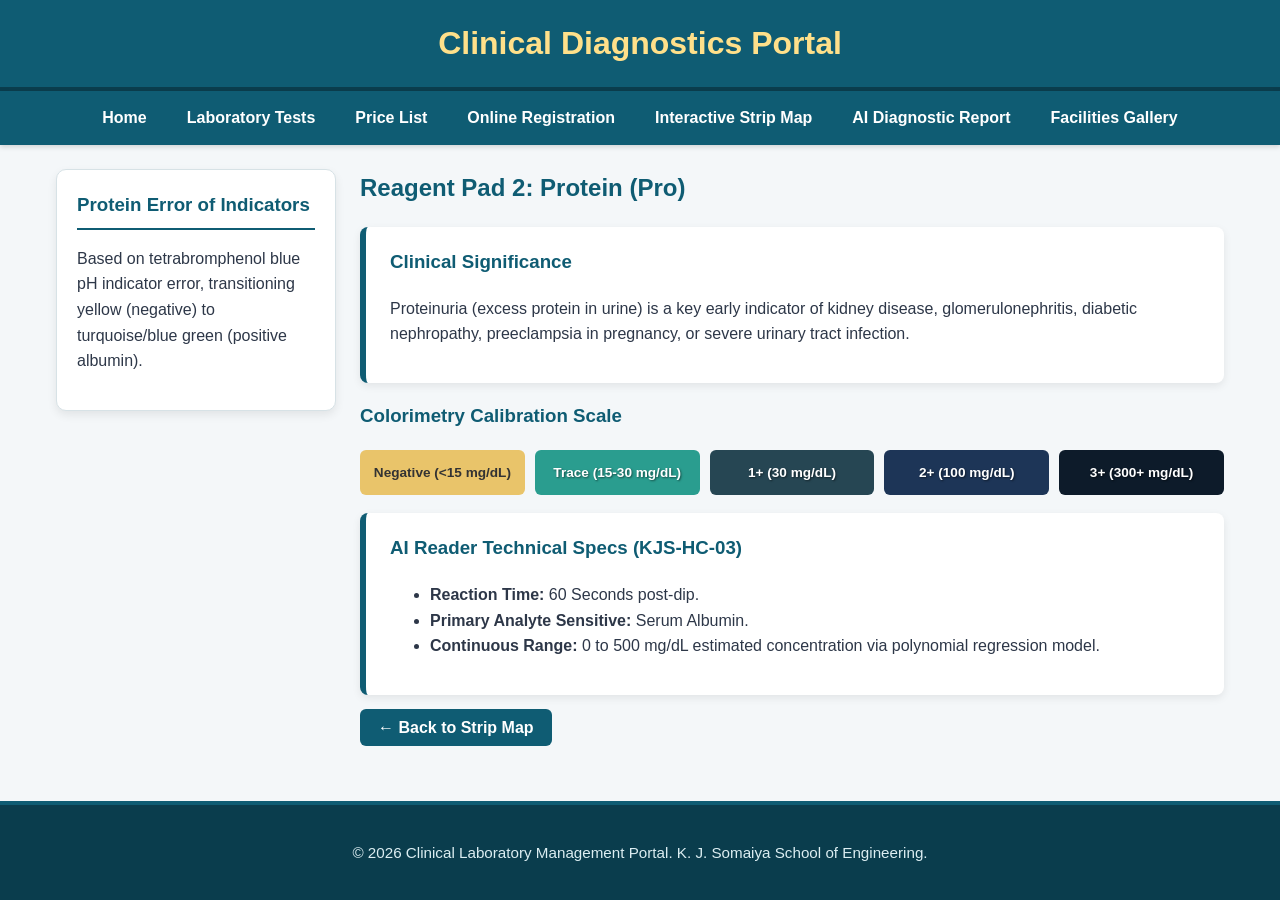
<file: protein-info.html>
<!DOCTYPE html>
<html lang="en">
<head>
    <meta charset="UTF-8">
    <meta name="viewport" content="width=device-width, initial-scale=1.0">
    <title>Urine Protein Test Parameter</title>
    <link rel="stylesheet" href="style.css">
    <link rel="stylesheet" href="layout.css">
    <link rel="stylesheet" href="nav.css">
    <style>
        .parameter-card {
            background: #ffffff;
            border-left: 6px solid #0f5c73;
            border-radius: 8px;
            padding: 20px 24px;
            margin: 18px 0;
            box-shadow: 0 3px 8px rgba(0,0,0,0.08);
        }
        .color-scale {
            display: flex;
            gap: 10px;
            margin: 16px 0;
        }
        .color-block {
            flex: 1;
            padding: 12px;
            text-align: center;
            border-radius: 6px;
            color: #ffffff;
            font-weight: bold;
            font-size: 0.85rem;
            text-shadow: 1px 1px 2px rgba(0,0,0,0.5);
        }
    </style>
</head>
<body>
    <div class="page-wrapper">
        <header style="background-color: #0f5c73; padding: 18px 24px; border-bottom: 4px solid #0a3d4d; text-align: center;">
            <h1 style="color: #ffe08a; margin: 0;">Clinical Diagnostics Portal</h1>
        </header>
        <nav>
            <ul>
                <li><a href="index.html">Home</a></li>
                <li><a href="laboratory-tests.html">Laboratory Tests</a></li>
                <li><a href="test-price-table.html">Price List</a></li>
                <li><a href="patient-registration.html">Online Registration</a></li>
                <li><a href="lab-map.html">Interactive Strip Map</a></li>
                <li><a href="urine-report.html">AI Diagnostic Report</a></li>
                <li><a href="gallery.html">Facilities Gallery</a></li>
            </ul>
        </nav>
        <div class="main-container">
            <aside class="sidebar">
                <div class="sidebar-card">
                    <h3>Protein Error of Indicators</h3>
                    <p>Based on tetrabromphenol blue pH indicator error, transitioning yellow (negative) to turquoise/blue green (positive albumin).</p>
                </div>
            </aside>
            <main class="content">
                <h2>Reagent Pad 2: Protein (Pro)</h2>
                <div class="parameter-card">
                    <h3>Clinical Significance</h3>
                    <p>Proteinuria (excess protein in urine) is a key early indicator of kidney disease, glomerulonephritis, diabetic nephropathy, preeclampsia in pregnancy, or severe urinary tract infection.</p>
                </div>
                <h3>Colorimetry Calibration Scale</h3>
                <div class="color-scale">
                    <div class="color-block" style="background-color: #e9c46a; color: #333; text-shadow: none;">Negative (&lt;15 mg/dL)</div>
                    <div class="color-block" style="background-color: #2a9d8f;">Trace (15-30 mg/dL)</div>
                    <div class="color-block" style="background-color: #264653;">1+ (30 mg/dL)</div>
                    <div class="color-block" style="background-color: #1d3557;">2+ (100 mg/dL)</div>
                    <div class="color-block" style="background-color: #0d1b2a;">3+ (300+ mg/dL)</div>
                </div>
                <div class="parameter-card">
                    <h3>AI Reader Technical Specs (KJS-HC-03)</h3>
                    <ul>
                        <li><strong>Reaction Time:</strong> 60 Seconds post-dip.</li>
                        <li><strong>Primary Analyte Sensitive:</strong> Serum Albumin.</li>
                        <li><strong>Continuous Range:</strong> 0 to 500 mg/dL estimated concentration via polynomial regression model.</li>
                    </ul>
                </div>
                <div style="margin-top: 20px;">
                    <a href="lab-map.html" style="background-color: #0f5c73; color: white; padding: 10px 18px; text-decoration: none; border-radius: 6px; font-weight: bold;">&larr; Back to Strip Map</a>
                </div>
            </main>
        </div>
        <footer>
            <p>&copy; 2026 Clinical Laboratory Management Portal. K. J. Somaiya School of Engineering.</p>
        </footer>
    </div>
</body>
</html>
</file>
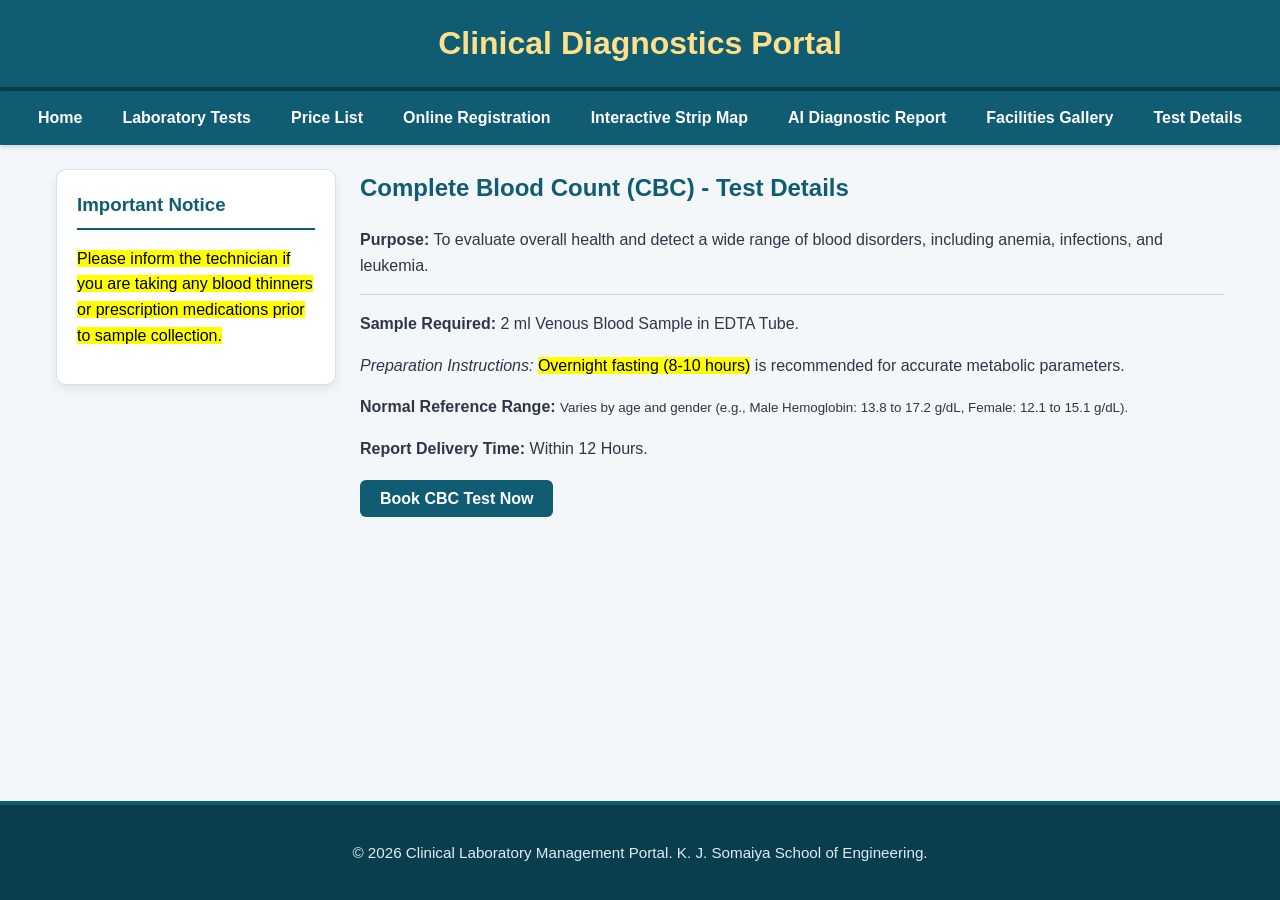
<file: test-details.html>
<!DOCTYPE html>
<html lang="en">
<head>
    <meta charset="UTF-8">
    <meta name="viewport" content="width=device-width, initial-scale=1.0">
    <title>Test Details & Preparation</title>
    <link rel="stylesheet" href="style.css">
    <link rel="stylesheet" href="layout.css">
    <link rel="stylesheet" href="nav.css">
</head>
<body>
    <div class="page-wrapper">
        <header style="background-color: #0f5c73; padding: 18px 24px; border-bottom: 4px solid #0a3d4d; text-align: center;">
            <h1 style="color: #ffe08a; margin: 0;">Clinical Diagnostics Portal</h1>
        </header>
        <nav>
            <ul>
                <li><a href="index.html">Home</a></li>
                <li><a href="laboratory-tests.html">Laboratory Tests</a></li>
                <li><a href="test-price-table.html">Price List</a></li>
                <li><a href="patient-registration.html">Online Registration</a></li>
                <li><a href="lab-map.html">Interactive Strip Map</a></li>
                <li><a href="urine-report.html">AI Diagnostic Report</a></li>
                <li><a href="gallery.html">Facilities Gallery</a></li>
                <li><a href="test-details.html">Test Details</a></li>
            </ul>
        </nav>
        <div class="main-container">
            <aside class="sidebar">
                <div class="sidebar-card">
                    <h3>Important Notice</h3>
                    <p><mark>Please inform the technician if you are taking any blood thinners or prescription medications prior to sample collection.</mark></p>
                </div>
            </aside>
            <main class="content">
                <h2>Complete Blood Count (CBC) - Test Details</h2>
                <p><strong>Purpose:</strong> To evaluate overall health and detect a wide range of blood disorders, including anemia, infections, and leukemia.</p>
                <hr style="border: 0; border-top: 1px solid #cbd5e0; margin: 16px 0;">
                <p><strong>Sample Required:</strong> 2 ml Venous Blood Sample in EDTA Tube.</p>
                <p><em>Preparation Instructions:</em> <mark>Overnight fasting (8-10 hours)</mark> is recommended for accurate metabolic parameters.</p>
                <p><strong>Normal Reference Range:</strong> <small>Varies by age and gender (e.g., Male Hemoglobin: 13.8 to 17.2 g/dL, Female: 12.1 to 15.1 g/dL).</small></p>
                <p><strong>Report Delivery Time:</strong> Within 12 Hours.</p>
                <div style="margin-top: 24px;">
                    <a href="patient-registration.html" style="background-color: #0f5c73; color: white; padding: 10px 20px; text-decoration: none; border-radius: 6px; font-weight: bold;">Book CBC Test Now</a>
                </div>
            </main>
        </div>
        <footer>
            <p>&copy; 2026 Clinical Laboratory Management Portal. K. J. Somaiya School of Engineering.</p>
        </footer>
    </div>
</body>
</html>
</file>
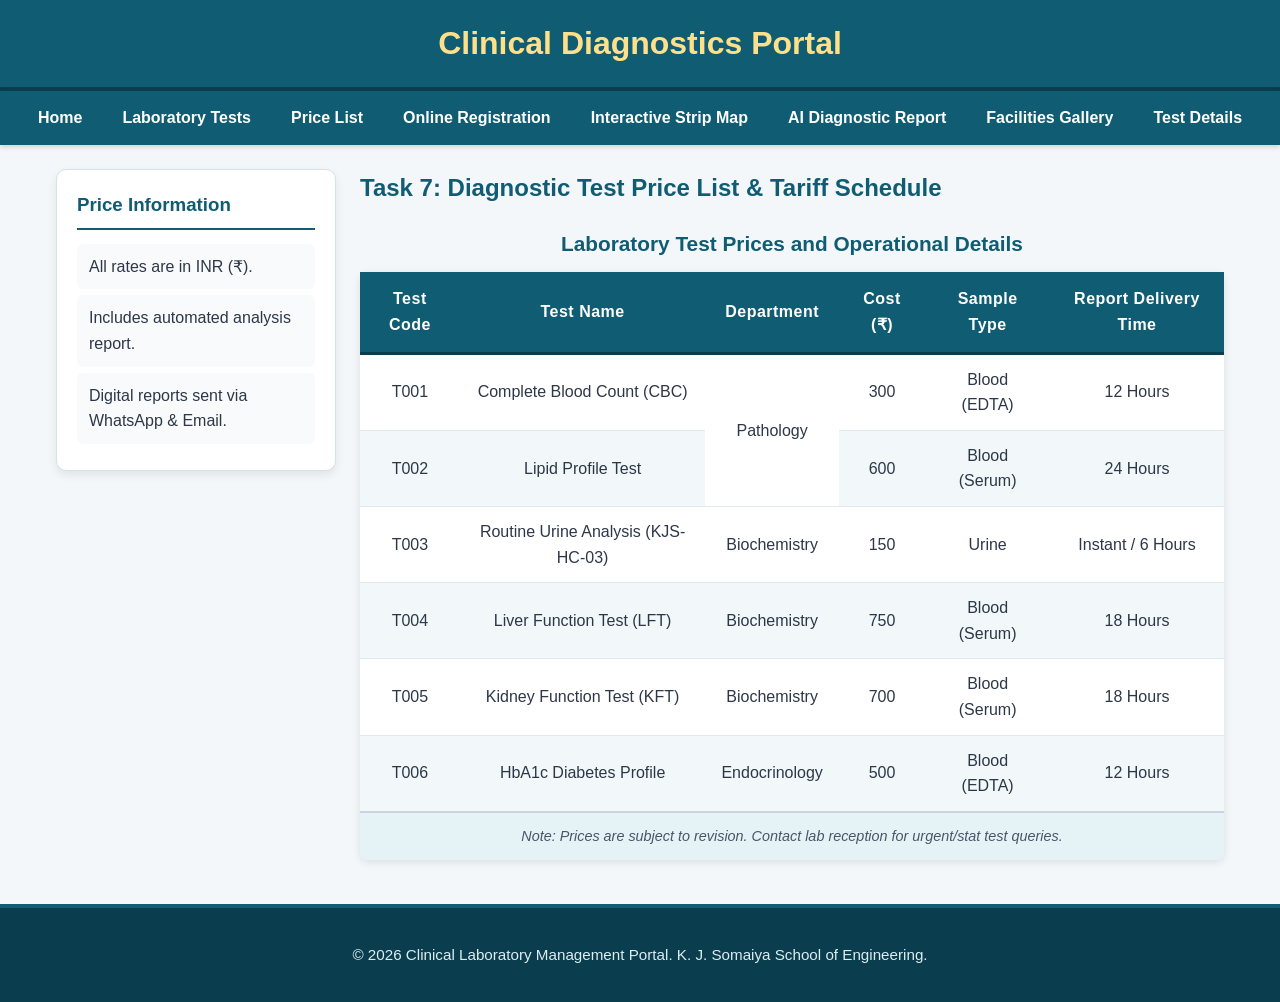
<file: test-price-table.html>
<!DOCTYPE html>
<html lang="en">
<head>
    <meta charset="UTF-8">
    <meta name="viewport" content="width=device-width, initial-scale=1.0">
    <title>Diagnostic Test Price List</title>
    <link rel="stylesheet" href="style.css">
    <link rel="stylesheet" href="layout.css">
    <link rel="stylesheet" href="nav.css">
    <link rel="stylesheet" href="table.css">
</head>
<body>
    <div class="page-wrapper">
        <header style="background-color: #0f5c73; padding: 18px 24px; border-bottom: 4px solid #0a3d4d; text-align: center;">
            <h1 style="color: #ffe08a; margin: 0;">Clinical Diagnostics Portal</h1>
        </header>
        <nav>
            <ul>
                <li><a href="index.html">Home</a></li>
                <li><a href="laboratory-tests.html">Laboratory Tests</a></li>
                <li><a href="test-price-table.html">Price List</a></li>
                <li><a href="patient-registration.html">Online Registration</a></li>
                <li><a href="lab-map.html">Interactive Strip Map</a></li>
                <li><a href="urine-report.html">AI Diagnostic Report</a></li>
                <li><a href="gallery.html">Facilities Gallery</a></li>
                <li><a href="test-details.html">Test Details</a></li>
            </ul>
        </nav>
        <div class="main-container">
            <aside class="sidebar">
                <div class="sidebar-card">
                    <h3>Price Information</h3>
                    <ul>
                        <li>All rates are in INR (₹).</li>
                        <li>Includes automated analysis report.</li>
                        <li>Digital reports sent via WhatsApp & Email.</li>
                    </ul>
                </div>
            </aside>
            <main class="content">
                <h2>Task 7: Diagnostic Test Price List & Tariff Schedule</h2>
                <table>
                    <caption>Laboratory Test Prices and Operational Details</caption>
                    <thead>
                        <tr>
                            <th>Test Code</th>
                            <th>Test Name</th>
                            <th>Department</th>
                            <th>Cost (₹)</th>
                            <th>Sample Type</th>
                            <th>Report Delivery Time</th>
                        </tr>
                    </thead>
                    <tbody>
                        <tr>
                            <td>T001</td>
                            <td>Complete Blood Count (CBC)</td>
                            <td rowspan="2">Pathology</td>
                            <td>300</td>
                            <td>Blood (EDTA)</td>
                            <td>12 Hours</td>
                        </tr>
                        <tr>
                            <td>T002</td>
                            <td>Lipid Profile Test</td>
                            <td>600</td>
                            <td>Blood (Serum)</td>
                            <td>24 Hours</td>
                        </tr>
                        <tr>
                            <td>T003</td>
                            <td>Routine Urine Analysis (KJS-HC-03)</td>
                            <td>Biochemistry</td>
                            <td>150</td>
                            <td>Urine</td>
                            <td>Instant / 6 Hours</td>
                        </tr>
                        <tr>
                            <td>T004</td>
                            <td>Liver Function Test (LFT)</td>
                            <td>Biochemistry</td>
                            <td>750</td>
                            <td>Blood (Serum)</td>
                            <td>18 Hours</td>
                        </tr>
                        <tr>
                            <td>T005</td>
                            <td>Kidney Function Test (KFT)</td>
                            <td>Biochemistry</td>
                            <td>700</td>
                            <td>Blood (Serum)</td>
                            <td>18 Hours</td>
                        </tr>
                        <tr>
                            <td>T006</td>
                            <td>HbA1c Diabetes Profile</td>
                            <td>Endocrinology</td>
                            <td>500</td>
                            <td>Blood (EDTA)</td>
                            <td>12 Hours</td>
                        </tr>
                    </tbody>
                    <tfoot>
                        <tr>
                            <td colspan="6" style="text-align: center;">Note: Prices are subject to revision. Contact lab reception for urgent/stat test queries.</td>
                        </tr>
                    </tfoot>
                </table>
            </main>
        </div>
        <footer>
            <p>&copy; 2026 Clinical Laboratory Management Portal. K. J. Somaiya School of Engineering.</p>
        </footer>
    </div>
</body>
</html>
</file>
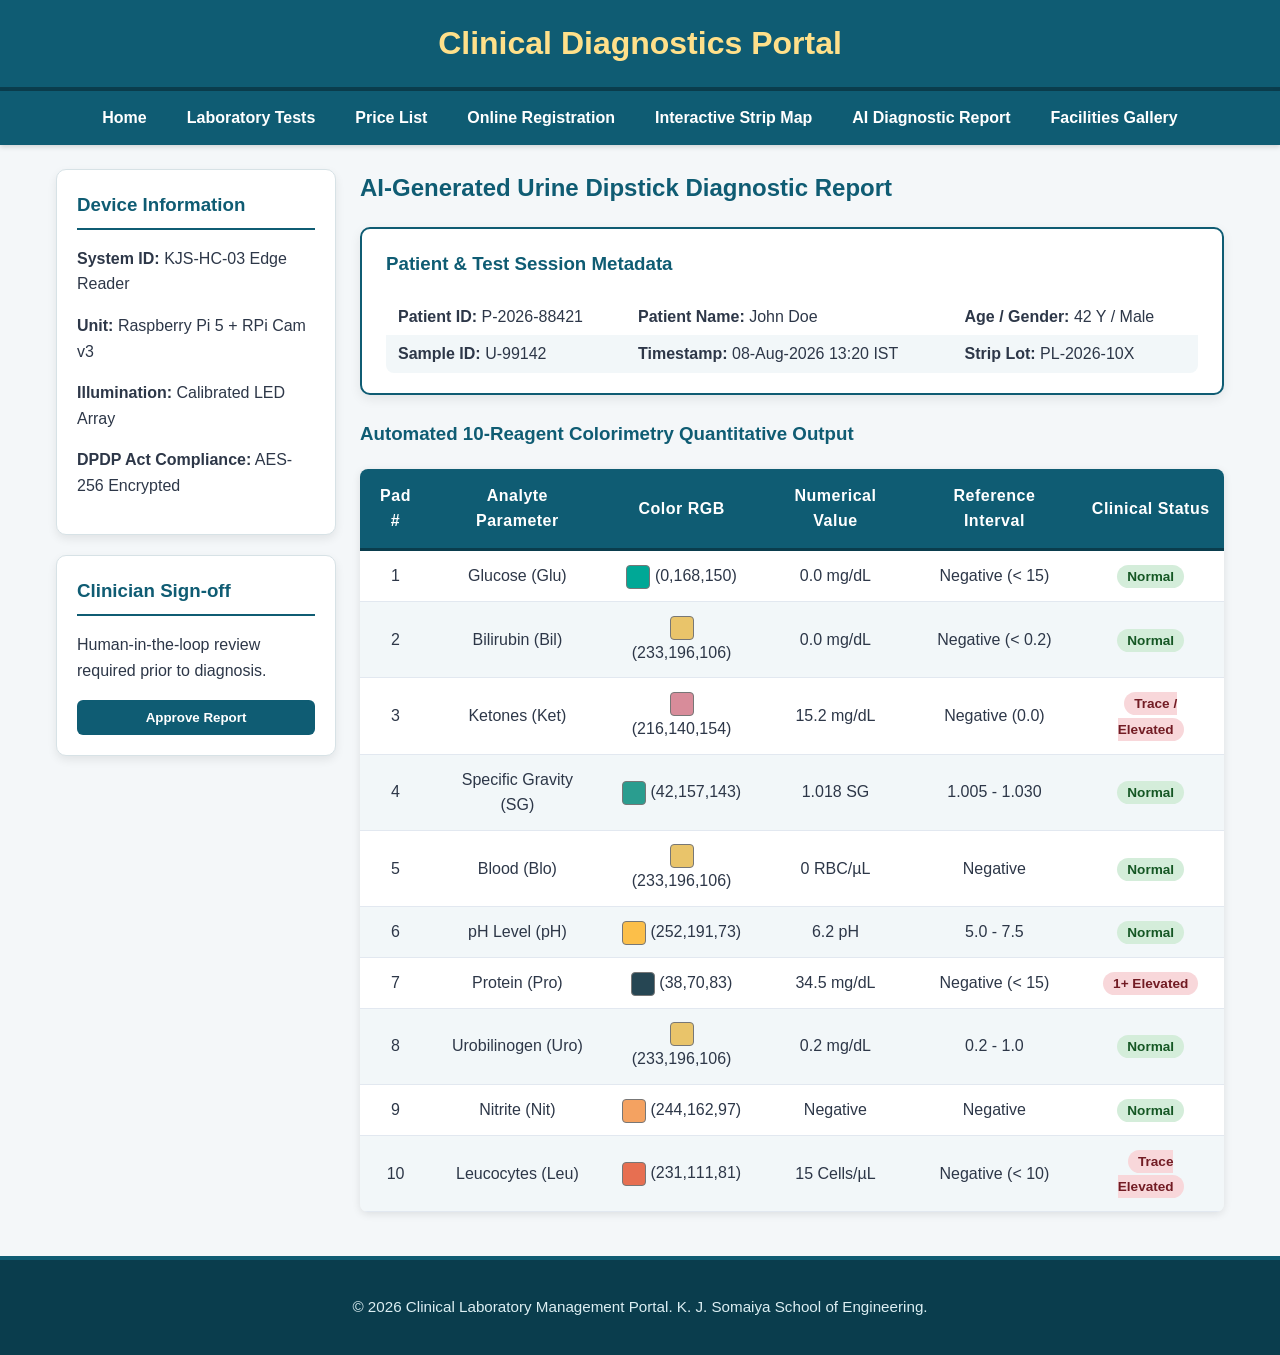
<file: urine-report.html>
<!DOCTYPE html>
<html lang="en">
<head>
    <meta charset="UTF-8">
    <meta name="viewport" content="width=device-width, initial-scale=1.0">
    <title>AI Urine Strip Diagnostic Report</title>
    <link rel="stylesheet" href="style.css">
    <link rel="stylesheet" href="layout.css">
    <link rel="stylesheet" href="nav.css">
    <link rel="stylesheet" href="table.css">
    <style>
        .report-header-card {
            background: #ffffff;
            border: 2px solid #0f5c73;
            border-radius: 10px;
            padding: 20px 24px;
            margin-bottom: 24px;
            box-shadow: 0 4px 12px rgba(0,0,0,0.08);
        }
        .report-header-card table {
            box-shadow: none;
            margin: 0;
        }
        .report-header-card td {
            text-align: left;
            padding: 6px 12px;
            border: none;
        }
        .status-flag-normal {
            background-color: #d4edda;
            color: #155724;
            padding: 4px 10px;
            border-radius: 12px;
            font-weight: bold;
            font-size: 0.85rem;
        }
        .status-flag-abnormal {
            background-color: #f8d7da;
            color: #721c24;
            padding: 4px 10px;
            border-radius: 12px;
            font-weight: bold;
            font-size: 0.85rem;
        }
        .pad-preview {
            display: inline-block;
            width: 22px;
            height: 22px;
            border-radius: 4px;
            border: 1px solid #777;
            vertical-align: middle;
        }
    </style>
</head>
<body>
    <div class="page-wrapper">
        <header style="background-color: #0f5c73; padding: 18px 24px; border-bottom: 4px solid #0a3d4d; text-align: center;">
            <h1 style="color: #ffe08a; margin: 0;">Clinical Diagnostics Portal</h1>
        </header>
        <nav>
            <ul>
                <li><a href="index.html">Home</a></li>
                <li><a href="laboratory-tests.html">Laboratory Tests</a></li>
                <li><a href="test-price-table.html">Price List</a></li>
                <li><a href="patient-registration.html">Online Registration</a></li>
                <li><a href="lab-map.html">Interactive Strip Map</a></li>
                <li><a href="urine-report.html">AI Diagnostic Report</a></li>
                <li><a href="gallery.html">Facilities Gallery</a></li>
            </ul>
        </nav>
        <div class="main-container">
            <aside class="sidebar">
                <div class="sidebar-card">
                    <h3>Device Information</h3>
                    <p><strong>System ID:</strong> KJS-HC-03 Edge Reader</p>
                    <p><strong>Unit:</strong> Raspberry Pi 5 + RPi Cam v3</p>
                    <p><strong>Illumination:</strong> Calibrated LED Array</p>
                    <p><strong>DPDP Act Compliance:</strong> AES-256 Encrypted</p>
                </div>
                <div class="sidebar-card">
                    <h3>Clinician Sign-off</h3>
                    <p>Human-in-the-loop review required prior to diagnosis.</p>
                    <button style="width: 100%; background: #0f5c73; color: white; border: none; padding: 10px; border-radius: 6px; font-weight: bold; cursor: pointer;">Approve Report</button>
                </div>
            </aside>
            <main class="content">
                <h2>AI-Generated Urine Dipstick Diagnostic Report</h2>
                <div class="report-header-card">
                    <h3 style="margin-top: 0; color: #0f5c73;">Patient & Test Session Metadata</h3>
                    <table>
                        <tr>
                            <td><strong>Patient ID:</strong> P-2026-88421</td>
                            <td><strong>Patient Name:</strong> John Doe</td>
                            <td><strong>Age / Gender:</strong> 42 Y / Male</td>
                        </tr>
                        <tr>
                            <td><strong>Sample ID:</strong> U-99142</td>
                            <td><strong>Timestamp:</strong> 08-Aug-2026 13:20 IST</td>
                            <td><strong>Strip Lot:</strong> PL-2026-10X</td>
                        </tr>
                    </table>
                </div>
                <h3>Automated 10-Reagent Colorimetry Quantitative Output</h3>
                <table>
                    <thead>
                        <tr>
                            <th>Pad #</th>
                            <th>Analyte Parameter</th>
                            <th>Color RGB</th>
                            <th>Numerical Value</th>
                            <th>Reference Interval</th>
                            <th>Clinical Status</th>
                        </tr>
                    </thead>
                    <tbody>
                        <tr>
                            <td>1</td>
                            <td>Glucose (Glu)</td>
                            <td><span class="pad-preview" style="background: #00a896;"></span> (0,168,150)</td>
                            <td>0.0 mg/dL</td>
                            <td>Negative (&lt; 15)</td>
                            <td><span class="status-flag-normal">Normal</span></td>
                        </tr>
                        <tr>
                            <td>2</td>
                            <td>Bilirubin (Bil)</td>
                            <td><span class="pad-preview" style="background: #e9c46a;"></span> (233,196,106)</td>
                            <td>0.0 mg/dL</td>
                            <td>Negative (&lt; 0.2)</td>
                            <td><span class="status-flag-normal">Normal</span></td>
                        </tr>
                        <tr>
                            <td>3</td>
                            <td>Ketones (Ket)</td>
                            <td><span class="pad-preview" style="background: #d88c9a;"></span> (216,140,154)</td>
                            <td>15.2 mg/dL</td>
                            <td>Negative (0.0)</td>
                            <td><span class="status-flag-abnormal">Trace / Elevated</span></td>
                        </tr>
                        <tr>
                            <td>4</td>
                            <td>Specific Gravity (SG)</td>
                            <td><span class="pad-preview" style="background: #2a9d8f;"></span> (42,157,143)</td>
                            <td>1.018 SG</td>
                            <td>1.005 - 1.030</td>
                            <td><span class="status-flag-normal">Normal</span></td>
                        </tr>
                        <tr>
                            <td>5</td>
                            <td>Blood (Blo)</td>
                            <td><span class="pad-preview" style="background: #e9c46a;"></span> (233,196,106)</td>
                            <td>0 RBC/µL</td>
                            <td>Negative</td>
                            <td><span class="status-flag-normal">Normal</span></td>
                        </tr>
                        <tr>
                            <td>6</td>
                            <td>pH Level (pH)</td>
                            <td><span class="pad-preview" style="background: #fcbf49;"></span> (252,191,73)</td>
                            <td>6.2 pH</td>
                            <td>5.0 - 7.5</td>
                            <td><span class="status-flag-normal">Normal</span></td>
                        </tr>
                        <tr>
                            <td>7</td>
                            <td>Protein (Pro)</td>
                            <td><span class="pad-preview" style="background: #264653;"></span> (38,70,83)</td>
                            <td>34.5 mg/dL</td>
                            <td>Negative (&lt; 15)</td>
                            <td><span class="status-flag-abnormal">1+ Elevated</span></td>
                        </tr>
                        <tr>
                            <td>8</td>
                            <td>Urobilinogen (Uro)</td>
                            <td><span class="pad-preview" style="background: #e9c46a;"></span> (233,196,106)</td>
                            <td>0.2 mg/dL</td>
                            <td>0.2 - 1.0</td>
                            <td><span class="status-flag-normal">Normal</span></td>
                        </tr>
                        <tr>
                            <td>9</td>
                            <td>Nitrite (Nit)</td>
                            <td><span class="pad-preview" style="background: #f4a261;"></span> (244,162,97)</td>
                            <td>Negative</td>
                            <td>Negative</td>
                            <td><span class="status-flag-normal">Normal</span></td>
                        </tr>
                        <tr>
                            <td>10</td>
                            <td>Leucocytes (Leu)</td>
                            <td><span class="pad-preview" style="background: #e76f51;"></span> (231,111,81)</td>
                            <td>15 Cells/µL</td>
                            <td>Negative (&lt; 10)</td>
                            <td><span class="status-flag-abnormal">Trace Elevated</span></td>
                        </tr>
                    </tbody>
                </table>
            </main>
        </div>
        <footer>
            <p>&copy; 2026 Clinical Laboratory Management Portal. K. J. Somaiya School of Engineering.</p>
        </footer>
    </div>
</body>
</html>
</file>
<file: style.css>
body {
    font-family: "Segoe UI", Roboto, Arial, sans-serif;
    background-color: #f4f7f9;
    color: #2d3748;
    margin: 0;
    padding: 0;
    line-height: 1.6;
}
h1, h2, h3, h4 {
    color: #0f5c73;
    margin-top: 0;
}
footer {
    background-color: #0a3d4d;
    color: #dceef2;
    padding: 20px;
    text-align: center;
    font-size: 0.95rem;
    border-top: 4px solid #0f5c73;
}
.sidebar-card {
    background: #ffffff;
    border: 1px solid #d7e2e6;
    box-shadow: 0 4px 10px rgba(0, 0, 0, 0.08);
    padding: 20px;
    border-radius: 10px;
    margin-bottom: 20px;
}
.sidebar-card h3 {
    border-bottom: 2px solid #0f5c73;
    padding-bottom: 8px;
    margin-bottom: 14px;
}
.sidebar-card ul {
    list-style-type: none;
    padding: 0;
    margin: 0;
}
.sidebar-card ul li {
    padding: 10px 12px;
    margin-bottom: 6px;
    border-radius: 6px;
    background-color: #f8fafc;
    transition: background-color 0.25s ease, padding-left 0.25s ease, color 0.25s ease;
}
.sidebar-card ul li a {
    text-decoration: none;
    color: #0f5c73;
    font-weight: 600;
    display: block;
}
.sidebar-card ul li:hover {
    background-color: #e6f3f6;
    padding-left: 18px;
}
.sidebar-card ul li:hover a {
    color: #0a3d4d;
}
.package-container {
    display: flex;
    flex-wrap: wrap;
    gap: 16px;
    justify-content: flex-start;
    margin: 20px 0;
}
.package-card {
    display: inline-block;
    width: 230px;
    margin: 10px;
    padding: 18px;
    border: 1px solid #cfd9dd;
    border-radius: 10px;
    background-color: #ffffff;
    text-align: center;
    box-shadow: 0 4px 10px rgba(0, 0, 0, 0.08);
    transition: transform 0.25s ease, box-shadow 0.25s ease;
    box-sizing: border-radius;
}
.package-card:hover {
    transform: translateY(-4px);
    box-shadow: 0 8px 18px rgba(0, 0, 0, 0.12);
}
.package-card h4 {
    color: #0f5c73;
    margin-bottom: 8px;
}
.package-card .price {
    font-size: 1.25rem;
    font-weight: bold;
    color: #2b6cb0;
    margin: 10px 0;
}
.package-card button {
    background-color: #0f5c73;
    color: #ffffff;
    border: none;
    padding: 8px 16px;
    border-radius: 6px;
    cursor: pointer;
    font-weight: 600;
    transition: background-color 0.2s ease;
}
.package-card button:hover {
    background-color: #147a99;
}
.offer-box {
    background-color: #fff8e1;
    border: 2px dashed #ffb300;
    border-radius: 10px;
    padding: 20px;
    margin: 20px 0;
    text-align: center;
    font-size: 1.15rem;
    font-weight: bold;
    color: #c62828;
    text-shadow: 1px 1px 2px rgba(0, 0, 0, 0.15);
    box-shadow: 0 0 10px rgba(255, 179, 0, 0.4);
    animation: glowing-offer 1.6s ease-in-out infinite alternate;
}
@keyframes glowing-offer {
    from {
        box-shadow: 0 0 6px rgba(255, 179, 0, 0.4);
        border-color: #ffb300;
        transform: scale(1);
    }
    to {
        box-shadow: 0 0 22px rgba(255, 179, 0, 0.95);
        border-color: #e65100;
        transform: scale(1.02);
    }
}
</file>
<file: layout.css>
.page-wrapper {
    display: flex;
    flex-direction: column;
    min-height: 100vh;
}
.main-container {
    display: flex;
    flex: 1;
    max-width: 1200px;
    margin: 24px auto;
    padding: 0 16px;
    gap: 24px;
    width: 100%;
    box-sizing: border-box;
}
.sidebar {
    flex: 0 0 280px;
    box-sizing: border-box;
}
.content {
    flex: 1;
    min-width: 0;
    box-sizing: border-box;
}
footer {
    margin-top: auto;
    width: 100%;
    box-sizing: border-box;
}
@media (max-width: 768px) {
    .main-container {
        flex-direction: column;
    }
    .sidebar {
        flex: 1 1 100%;
        width: 100%;
    }
}
</file>
<file: nav.css>
nav {
    background-color: #0f5c73;
    box-shadow: 0 2px 5px rgba(0, 0, 0, 0.15);
}
nav ul {
    list-style-type: none;
    margin: 0;
    padding: 0;
    display: flex;
    flex-wrap: wrap;
    justify-content: center;
}
nav ul li {
    display: inline-block;
}
nav ul li a {
    display: inline-block;
    padding: 14px 20px;
    color: #ffffff;
    text-decoration: none;
    font-weight: 600;
    transition: background-color 0.3s ease, color 0.3s ease;
}
nav ul li a:hover {
    background-color: #147a99;
    color: #ffe08a;
    text-decoration: underline;
}
.gallery-container {
    display: flex;
    flex-wrap: wrap;
    gap: 24px;
    justify-content: center;
    padding: 20px 0;
}
.gallery-container figure {
    margin: 0;
    text-align: center;
    background: #ffffff;
    padding: 12px;
    border-radius: 8px;
    box-shadow: 0 3px 8px rgba(0,0,0,0.1);
}
.gallery-container figure img {
    width: 280px;
    height: 190px;
    object-fit: cover;
    border: 3px solid #cfd9dd;
    border-radius: 6px;
    transition: transform 0.35s ease, border-color 0.35s ease, box-shadow 0.35s ease;
}
.gallery-container figure img:hover {
    transform: scale(1.08);
    border-color: #0f5c73;
    box-shadow: 0 8px 16px rgba(15, 92, 115, 0.25);
}
.gallery-container figcaption {
    margin-top: 8px;
    font-weight: 500;
    color: #333333;
}
</file>
<file: form.css>
form {
    max-width: 650px;
    margin: 20px auto;
    background: #ffffff;
    padding: 24px;
    border-radius: 12px;
    box-shadow: 0 4px 12px rgba(0, 0, 0, 0.08);
}
fieldset {
    border: 2px solid #cfd9dd;
    border-radius: 10px;
    padding: 20px 24px;
    margin-bottom: 24px;
    background-color: #fafcfc;
}
legend {
    font-weight: bold;
    color: #0f5c73;
    padding: 4px 12px;
    background: #e6f3f6;
    border-radius: 6px;
    border: 1px solid #b3d7e0;
}
label {
    display: inline-block;
    margin-bottom: 6px;
    font-weight: 600;
    color: #2d3748;
}
input[type="text"],
input[type="number"],
input[type="tel"],
input[type="email"],
input[type="date"],
select {
    width: 100%;
    padding: 10px 14px;
    margin-top: 4px;
    margin-bottom: 16px;
    box-sizing: border-box;
    border: 1.5px solid #cbd5e0;
    border-radius: 6px;
    font-size: 0.95rem;
    transition: border-color 0.25s ease, box-shadow 0.25s ease;
}
input[type="text"]:focus,
input[type="number"]:focus,
input[type="tel"]:focus,
input[type="email"]:focus,
input[type="date"]:focus,
select:focus {
    outline: none;
    border-color: #0f5c73;
    box-shadow: 0 0 6px rgba(15, 92, 115, 0.4);
}
input[type="submit"],
input[type="reset"] {
    background-color: #0f5c73;
    color: #ffffff;
    font-weight: bold;
    border: none;
    padding: 12px 26px;
    border-radius: 6px;
    cursor: pointer;
    font-size: 1rem;
    margin-right: 12px;
    transition: background-color 0.3s ease, transform 0.15s ease;
}
input[type="reset"] {
    background-color: #718096;
}
input[type="submit"]:hover {
    background-color: #147a99;
    transform: translateY(-1px);
}
input[type="reset"]:hover {
    background-color: #4a5568;
    transform: translateY(-1px);
}
</file>
<file: table.css>
table {
    border-collapse: collapse;
    width: 100%;
    margin: 20px 0;
    font-family: 'Segoe UI', Arial, sans-serif;
    box-shadow: 0 2px 8px rgba(0, 0, 0, 0.1);
    border-radius: 8px;
    overflow: hidden;
}
caption {
    font-size: 1.3rem;
    font-weight: bold;
    color: #0f5c73;
    margin-bottom: 12px;
    text-align: center;
}
thead th {
    background-color: #0f5c73;
    color: #ffffff;
    padding: 14px;
    text-align: center;
    font-size: 1rem;
    letter-spacing: 0.5px;
    border-bottom: 3px solid #0a3d4d;
}
tbody td {
    padding: 12px 16px;
    text-align: center;
    border-bottom: 1px solid #e2e8f0;
}
tbody tr:nth-child(even) {
    background-color: #f2f7f9;
}
tbody tr:nth-child(odd) {
    background-color: #ffffff;
}
tbody tr:hover {
    background-color: #d9edf2;
    transition: background-color 0.2s ease;
}
tfoot td {
    background-color: #e6f3f6;
    color: #4a5568;
    padding: 12px;
    font-style: italic;
    font-size: 0.9rem;
    border-top: 2px solid #cbd5e0;
}
</file>
